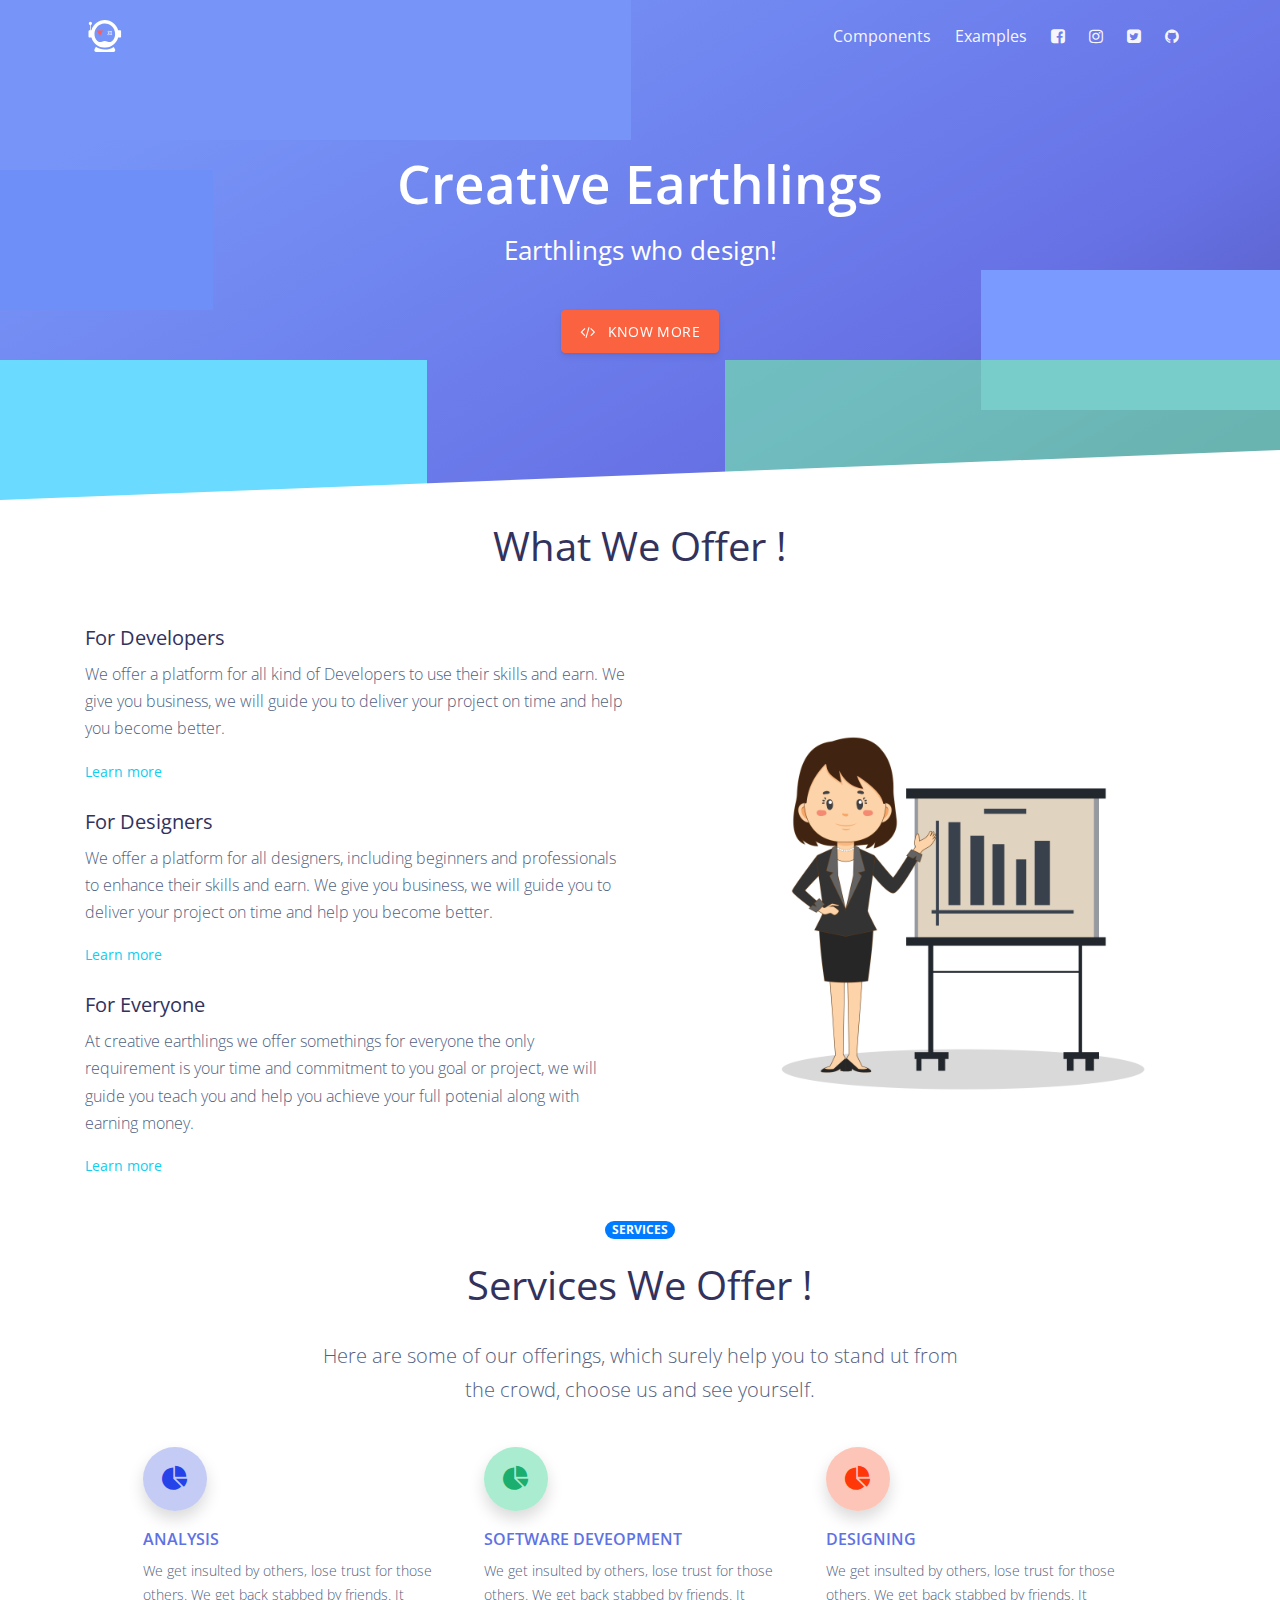
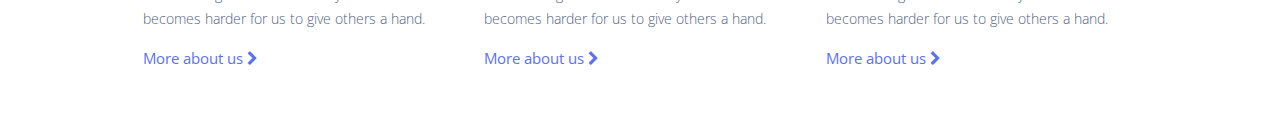
<file: index.html>
<!DOCTYPE html>
<html lang="en">
<head>
    <meta charset="UTF-8">
    <meta name="viewport" content="width=device-width, initial-scale=1.0">
    <title>Creative earthlings</title>

    <!--     Fonts and icons     -->
    <link href="https://fonts.googleapis.com/css?family=Open+Sans:300,400,600,700" rel="stylesheet">
    <link rel="stylesheet" href="https://cdnjs.cloudflare.com/ajax/libs/font-awesome/4.7.0/css/font-awesome.min.css">
    <!--bootstrap CDN -->
    <link rel="stylesheet" href="https://maxcdn.bootstrapcdn.com/bootstrap/4.5.2/css/bootstrap.min.css">
    <!-- main css files --> 
    <link rel="stylesheet" href="./assets/css/main.css"> <!--page css --> 
    <link rel="stylesheet" href="./assets/css/style.css"> <!--components-->
    

</head>
<body>
    <!--navbar start -->
    <nav class="navbar navbar-expand-lg navbar-transparent navbar-light">
        <div class="container">
            <a class="navbar-brand mr-lg-5" href="./index.html">
            <img src="./assets/img/CE-Logo-light.svg">
            </a>
            <button class="navbar-toggler" type="button" data-toggle="collapse" data-target="#navbar_global" aria-controls="navbar_global" aria-expanded="false" aria-label="Toggle navigation">
            <span class="navbar-toggler-icon"></span>
            </button>
            <!--mobile menu logo and cross button-->
            <div class="navbar-collapse collapse" id="navbar_global">
                <div class="navbar-collapse-header">
                    <div class="row">
                        <div class="col-6 collapse-brand">
                            <a href="index.html">
                            <img src="./assets/img/CE-Logo.svg">
                            </a>
                        </div>
                        <div class="col-6 collapse-close">
                            <button type="button" class="navbar-toggler" data-toggle="collapse" data-target="#navbar_global" aria-controls="navbar_global" aria-expanded="false" aria-label="Toggle navigation">
                            <span></span>
                            <span></span>
                            </button>
                        </div>
                    </div>
                </div>
                <!--navbar components -->
                <ul class="navbar-nav navbar-nav-hover align-items-lg-center ml-lg-auto">
                    <li class="nav-item dropdown">
                        <a href="/elements.html" class="nav-link" data-toggle="dropdown" href="#" role="button">
                        <i class="fa fa-th-list d-lg-none"></i>
                        <span class="nav-link-inner--text">Components</span>
                        </a>
                    </li>
                    <li class="nav-item dropdown">
                        <a href="#" class="nav-link" data-toggle="dropdown" href="#" role="button">
                        <i class="fa fa-list d-lg-none"></i>
                        <span class="nav-link-inner--text">Examples</span>
                        </a>
                        <div class="dropdown-menu">
                            <a href="#" class="dropdown-item">About Us</a>
                            <a href="#" class="dropdown-item">Services</a>
                            <a href="#" class="dropdown-item">Contact</a>
                        </div>
                    </li>
                    <li class="nav-item">
                        <a class="nav-link nav-link-icon" href="#" target="_blank" data-toggle="tooltip" title="Like us on Facebook">
                        <i class="fa fa-facebook-square"></i>
                        <span class="nav-link-inner--text d-lg-none">Facebook</span>
                        </a>
                    </li>
                    <li class="nav-item">
                        <a class="nav-link nav-link-icon" href="#" target="_blank" data-toggle="tooltip" title="Follow us on Instagram">
                        <i class="fa fa-instagram"></i>
                        <span class="nav-link-inner--text d-lg-none">Instagram</span>
                        </a>
                    </li>
                    <li class="nav-item">
                        <a class="nav-link nav-link-icon" href="#" target="_blank" data-toggle="tooltip" title="Follow us on Twitter">
                        <i class="fa fa-twitter-square"></i>
                        <span class="nav-link-inner--text d-lg-none">Twitter</span>
                        </a>
                    </li>
                    <li class="nav-item">
                        <a class="nav-link nav-link-icon" href="#" target="_blank" data-toggle="tooltip" title="Star us on Github">
                        <i class="fa fa-github"></i>
                        <span class="nav-link-inner--text d-lg-none">Github</span>
                        </a>
                    </li>
                </ul>
            </div>
        </div>
    </nav>
    <!-- End Navbar -->
    <div class="landing-page">
        <div class="section-shaped">
            <div class="shape shape-rectangle shape-color">
                <span class="span-150"></span>
                <span class="span-50"></span>
                <span class="span-50"></span>
                <span class="span-75"></span>
                <span class="span-100"></span>
                <span class="span-75"></span>
                <span class="span-50"></span>
                <span class="span-100"></span>
                <span class="span-50"></span>
                <span class="span-100"></span>
            </div>
            <div class="page-header">
                <div class="container d-flex align-items-center">
                    <div class="col">
                        <div class="row align-items-center justify-content-center">
                            <div class="col-lg-6 text-center">
                                <h1 class="text-white display-1">Creative Earthlings</h1>
                                <h2 class="display-4 font-weight-normal text-white">Earthlings who design!</h2>
                                <div class="btn-wrapper mt-4">
                                    <a href="#" class="btn btn-warning btn-icon mt-3">
                                    <span class="btn-inner--icon pr-2"><i class="fa fa-code"></i></span>
                                    <span class="btn-inner--text">Know More</span>
                                    </a>
                                </div>
                            </div>
                        </div>
                    </div>
                </div>
            </div>
            <div class="separator separator-bottom separator-skew zindex-100">
                <svg x="0" y="0" viewBox="0 0 2560 100" preserveAspectRatio="none" version="1.1" xmlns="http://www.w3.org/2000/svg">
                    <polygon class="fill-white" points="2560 0 2560 100 0 100"></polygon>
                </svg>
            </div>
        </div>
    </div>
    <!--section what we offer -->
    <div class="section what-offer mt-3">
        <div class="container">
            <div class="row justify-content-center">
                <div class="col-lg-5 text-center">
                    <h1>What We Offer !</h1>
                </div>
            </div>
            <div class="row align-items-center pt-3">
                <div class="col-lg-6 col-md-6">
                    <div class="description">
                        <h5>For Developers</h5>
                        <p>We offer a platform for all kind of Developers to use their skills and earn. We give you business, we will guide you to deliver your project on time and help you become better.</p>
                        <a href="#" class="text-info">Learn more</a>
                    </div>
                    <div class="description pt-4">
                        <h5>For Designers</h5>
                        <p>We offer a platform for all designers, including beginners and professionals to enhance their skills and earn. We give you business, we will guide you to deliver your project on time and help you become better.</p>
                        <a href="#" class="text-info">Learn more</a>
                    </div>
                    <div class="description pt-4">
                        <h5>For Everyone</h5>
                        <p>At creative earthlings we offer somethings for everyone the only requirement is your time and commitment to you goal or project, we will guide you teach you and help you achieve your full potenial along with earning money.</p>
                        <a href="#" class="text-info">Learn more</a>
                    </div>

                </div>
                <div class="small-hide col-lg-6 col-md-6 justify-content-center items-center">
                    <img class="offer-img" src="assets/img/stock/offer.png">
                </div>
            </div>
        </div>
    </div>

    <!-- section technologies -->
    <div class="section section-technologies mt-3 mb-5">
        <div class="container">
            <div class="row">
                <div class="col-lg-8 col-md-8 mx-auto text-center">
                    <span class="badge badge-primary badge-pill mb-3">SERVICES</span>
                    <h1 class="">Services We Offer !</h1>
                    <p class="lead">Here are some of our offerings, which surely help you to stand ut from the crowd, choose us and see yourself.</p>
                </div>
            </div>
            <div class="row pt-4">
                <div class="col-md-4 col-6">
                  <div class="info">
                    <div class="icon icon-lg icon-shape icon-shape-primary shadow rounded-circle">
                      <i class="fa fa-pie-chart"></i>
                    </div>
                    <h6 class="title text-uppercase text-primary pt-3">Analysis</h6>
                    <p class="description opacity-8">We get insulted by others, lose trust for those others. We get back stabbed by friends. It becomes harder for us to give others a hand.</p>
                    <a href="#" class="text-primary">More about us
                      <i class="fa fa-chevron-right text-primary"></i>
                    </a>
                  </div>
                </div>
                <div class="col-md-4 col-6">
                  <div class="info">
                    <div class="icon icon-lg icon-shape icon-shape-success shadow rounded-circle">
                      <i class="fa fa-pie-chart"></i>
                    </div>
                    <h6 class="title text-uppercase text-primary pt-3">Software Deveopment</h6>
                    <p class="description opacity-8">We get insulted by others, lose trust for those others. We get back stabbed by friends. It becomes harder for us to give others a hand.</p>
                    <a href="#" class="text-primary">More about us
                      <i class="fa fa-chevron-right text-primary"></i>
                    </a>
                  </div>
                </div>
                <div class="col-md-4 col-6">
                  <div class="info">
                    <div class="icon icon-lg icon-shape icon-shape-warning shadow rounded-circle">
                      <i class="fa fa-pie-chart"></i>
                    </div>
                    <h6 class="title text-uppercase text-primary pt-3">Designing</h6>
                    <p class="description opacity-8">We get insulted by others, lose trust for those others. We get back stabbed by friends. It becomes harder for us to give others a hand.</p>
                    <a href="#" class="text-primary">More about us
                      <i class="fa fa-chevron-right text-primary"></i>
                    </a>
                  </div>
                </div>
            </div>
        </div>
    </div>

    
    

    <!-- JS here -->
	
    <!-- jQuery library -->
    <script src="https://ajax.googleapis.com/ajax/libs/jquery/3.5.1/jquery.min.js"></script>

    <!-- Popper JS -->
    <script src="https://cdnjs.cloudflare.com/ajax/libs/popper.js/1.16.0/umd/popper.min.js"></script>

    <!-- Latest compiled JavaScript -->
    <script src="https://maxcdn.bootstrapcdn.com/bootstrap/4.5.2/js/bootstrap.min.js"></script>
    
    <!-- main Jquery -->	
    <script src="./assets/js/main.js"></script>
</body>
</html>
</file>
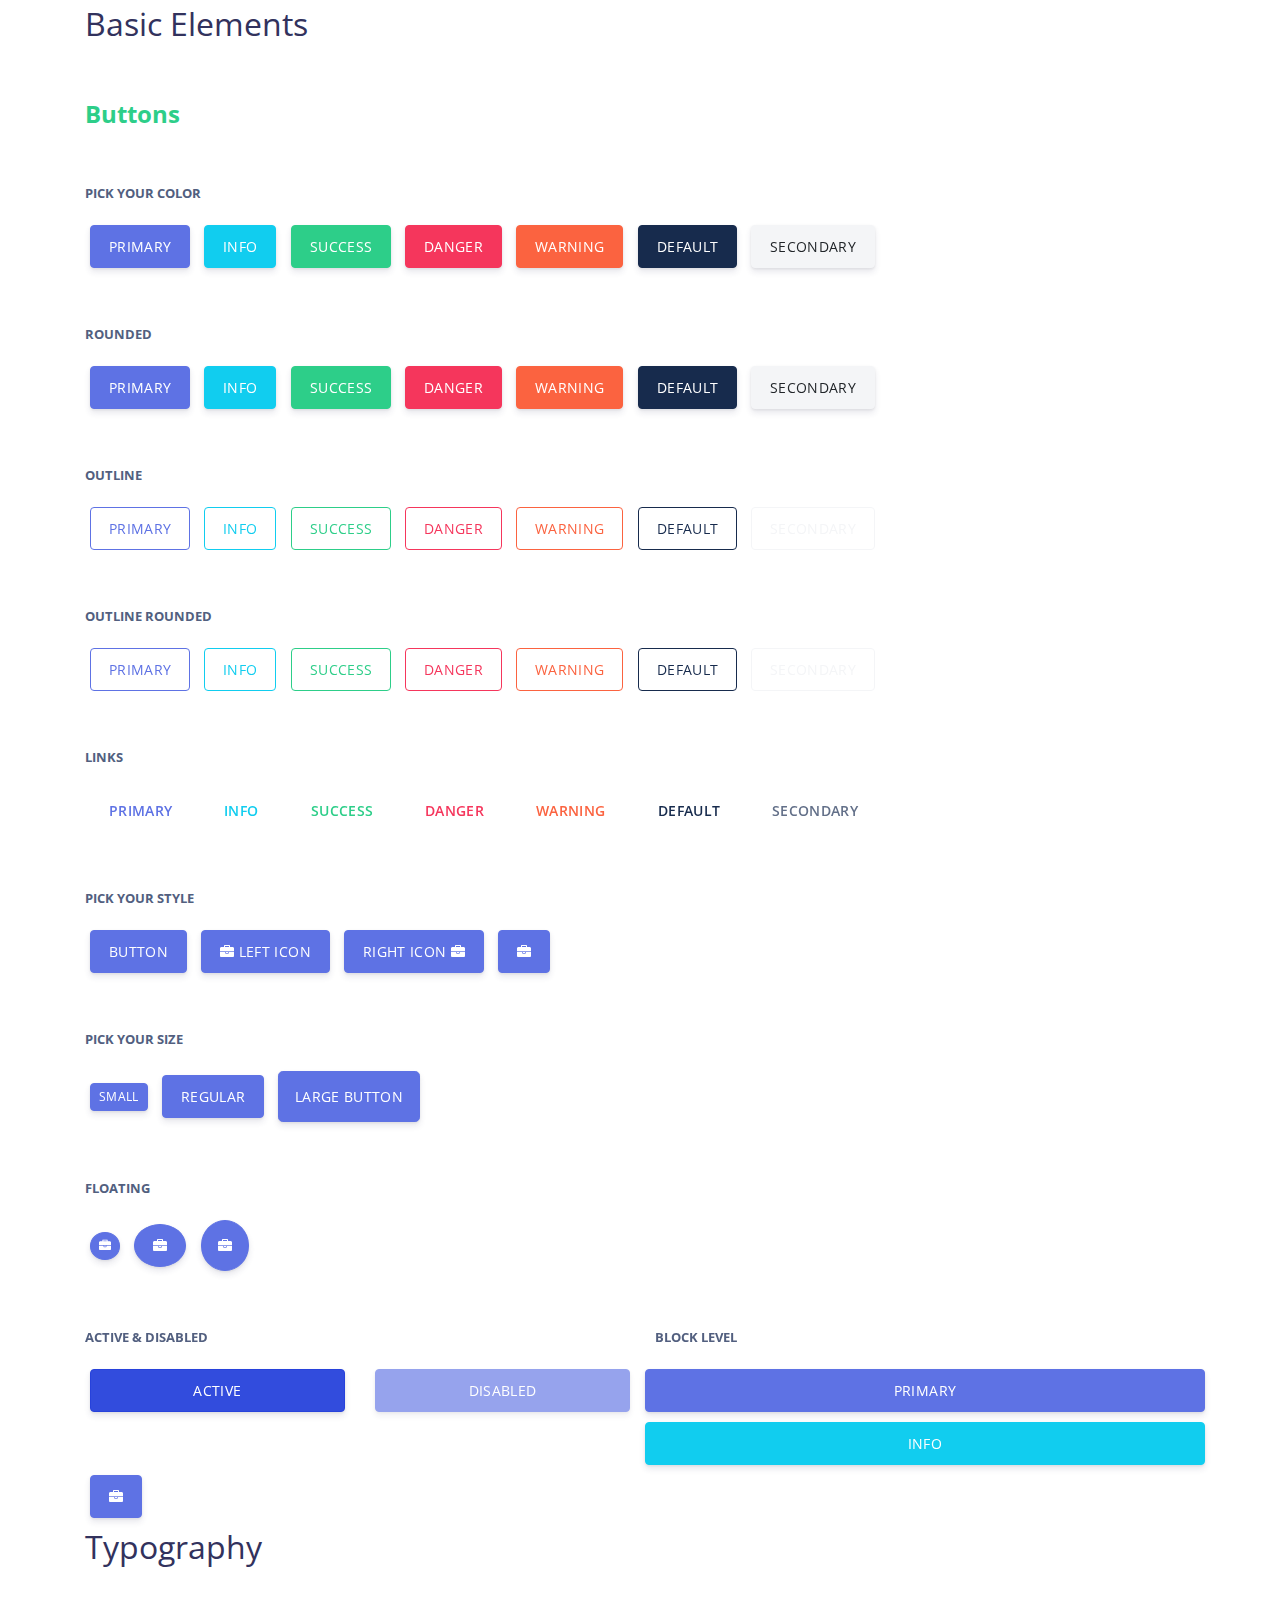
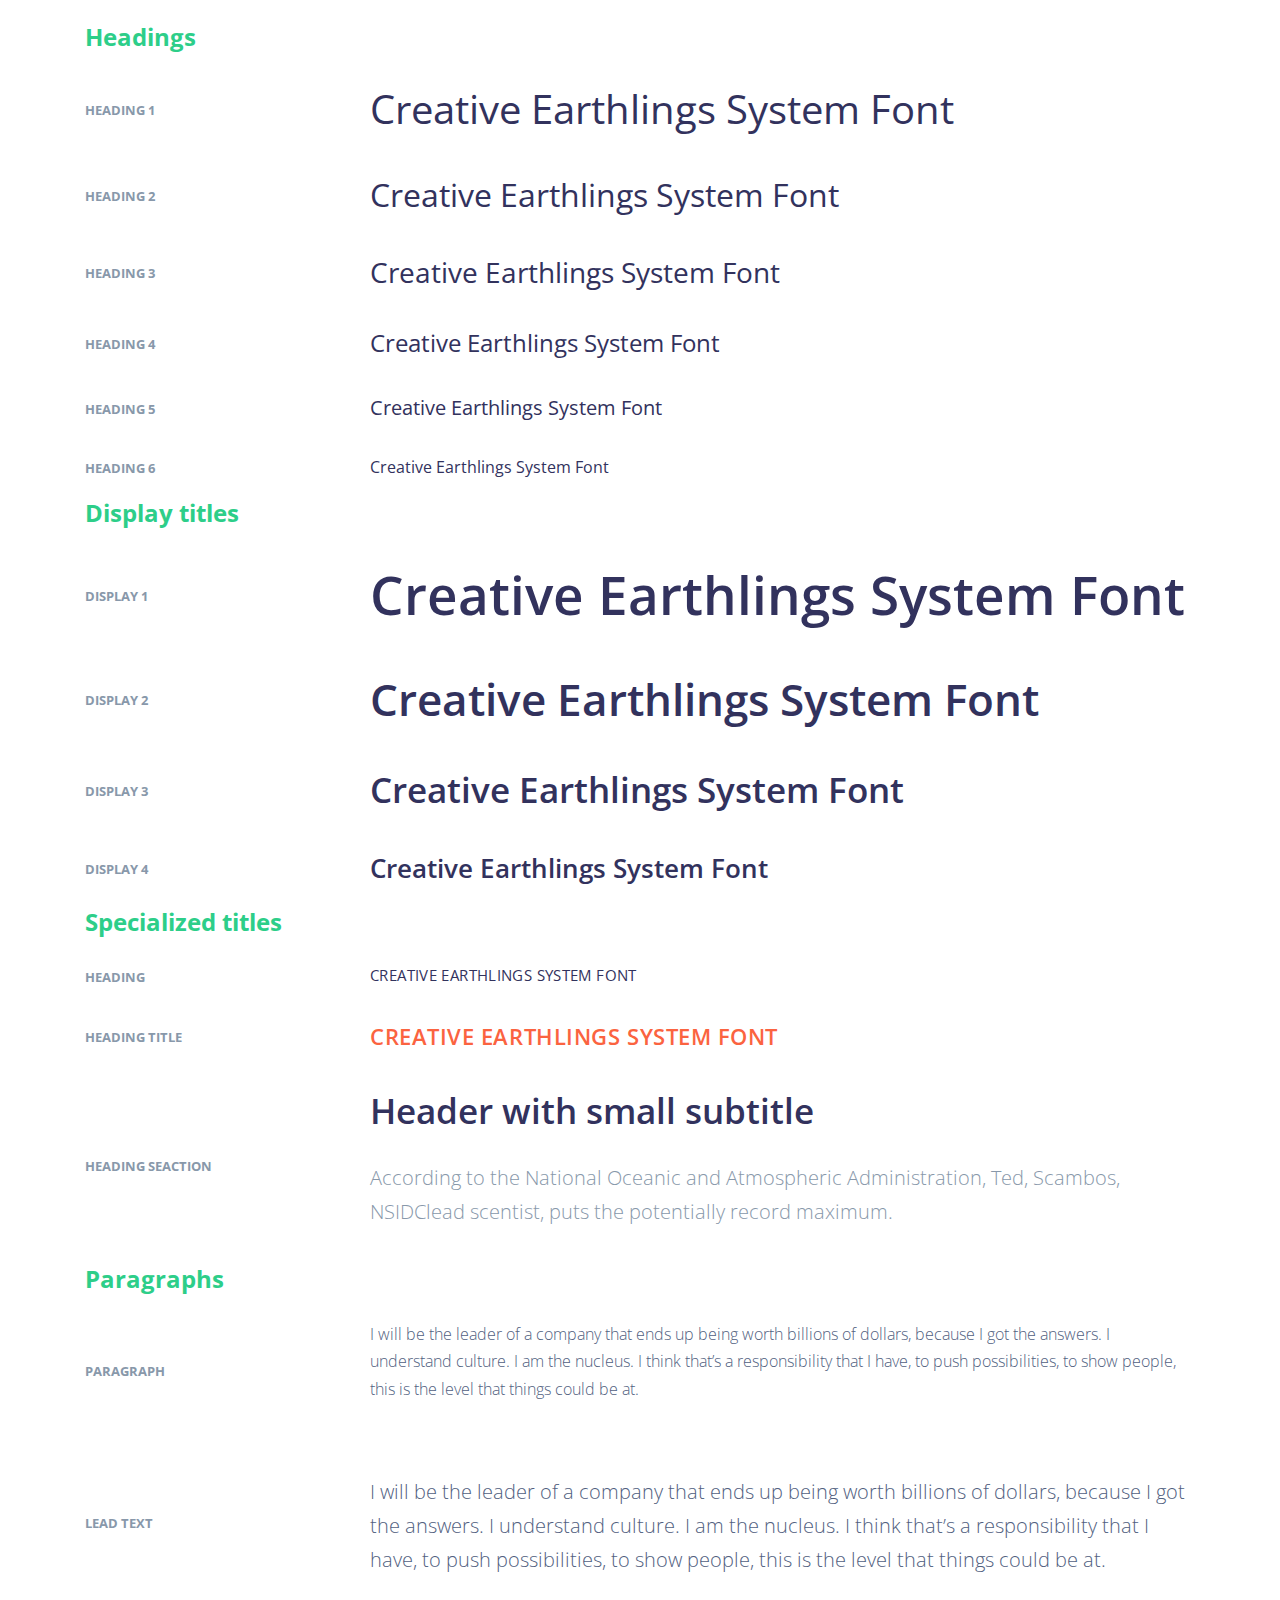
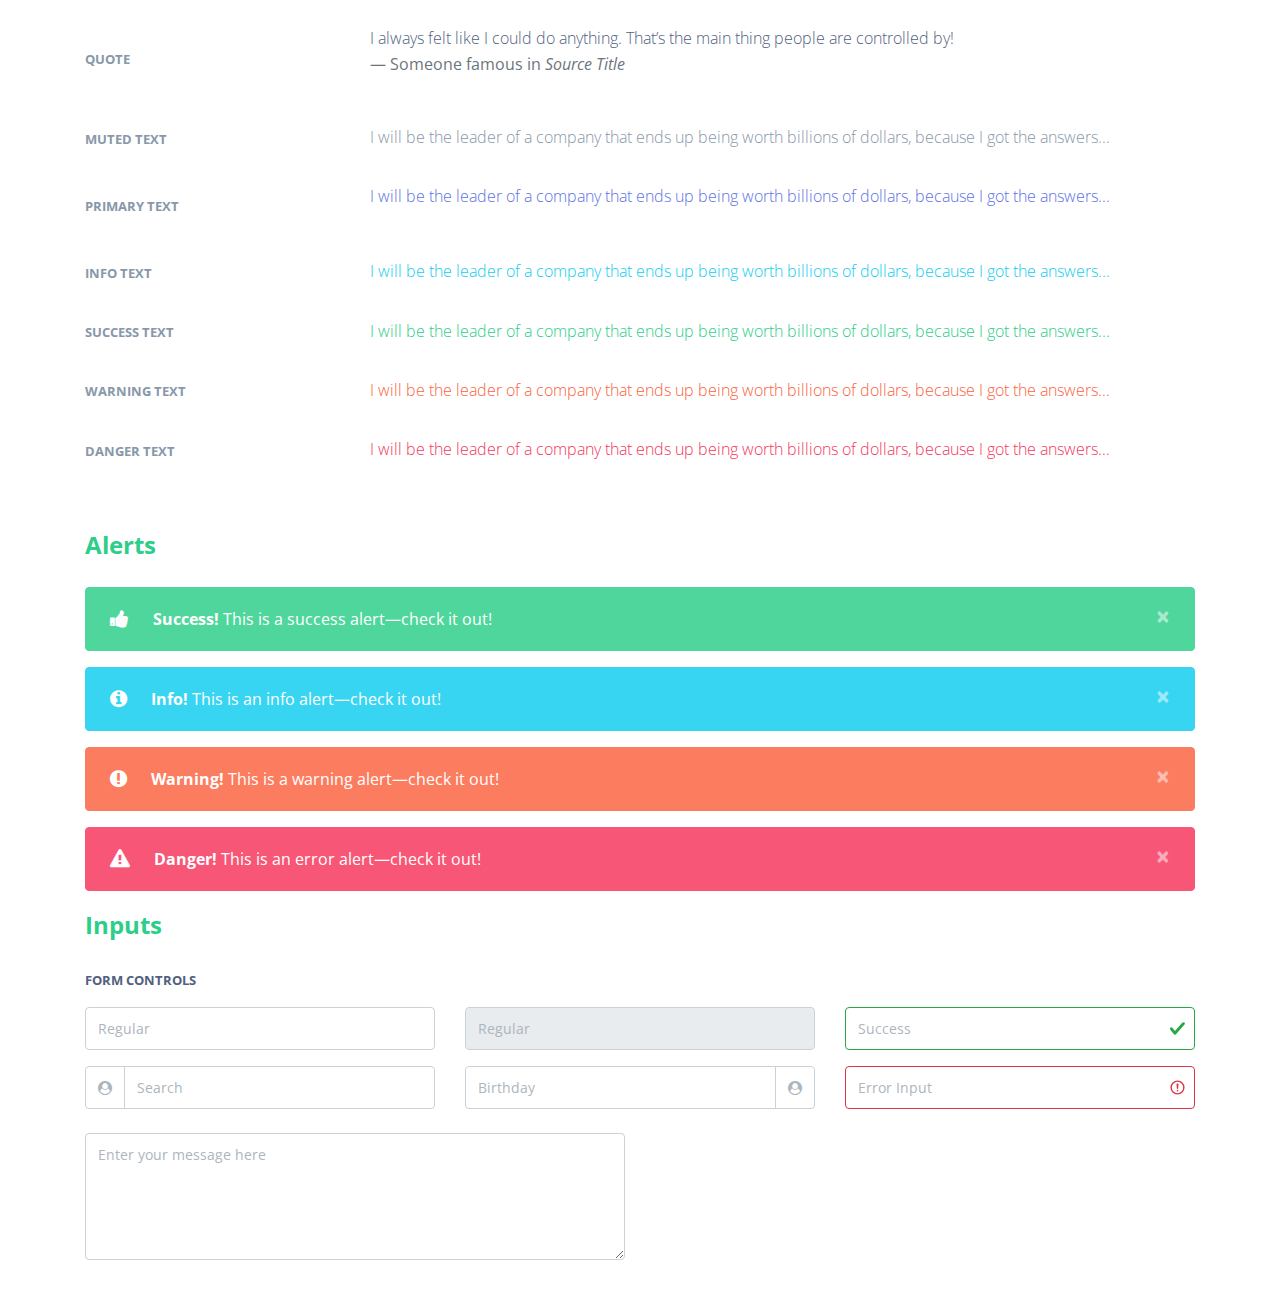
<file: elements.html>
<!DOCTYPE html>
<html lang="en">
<head>
    <meta charset="UTF-8">
    <meta name="viewport" content="width=device-width, initial-scale=1.0">
    <title>Elements</title>
    <!--     Fonts and icons     -->
    <link href="https://fonts.googleapis.com/css?family=Open+Sans:300,400,600,700" rel="stylesheet">
    <link rel="stylesheet" href="https://cdnjs.cloudflare.com/ajax/libs/font-awesome/4.7.0/css/font-awesome.min.css">
    <!--bootstrap CDN -->
    <link rel="stylesheet" href="https://maxcdn.bootstrapcdn.com/bootstrap/4.5.2/css/bootstrap.min.css">
    <!-- main css files -->  
    <link rel="stylesheet" href="./assets/css/style.css"> <!--components-->
    

</head>
<body class="elements">

    <div class="section section-components">
        <div class="container">
            <div class="row justify-content-center">
                <div class="col-lg-12">
                    <!-- Basic elements -->
                    <h2 class="mb-5">
                    <span>Basic Elements</span>
                    </h2>
                    <!-- Buttons -->
                    <h3 class="h4 text-success font-weight-bold mb-4">Buttons</h3>
                    <!-- Button colors -->
                    <div class="mb-3 mt-5">
                    <small class="text-uppercase font-weight-bold">Pick your color</small>
                    </div>
                    <button type="button" class="btn btn-primary">Primary</button>
                    <button type="button" class="btn btn-info">Info</button>
                    <button type="button" class="btn btn-success">Success</button>
                    <button type="button" class="btn btn-danger">Danger</button>
                    <button type="button" class="btn btn-warning">Warning</button>
                    <button type="button" class="btn btn-default">Default</button>
                    <button type="button" class="btn btn-secondary">Secondary</button>
                    <div class="mb-3 mt-5">
                    <small class="text-uppercase font-weight-bold">Rounded</small>
                    </div>
                    <button type="button" class="btn btn-primary btn-round">Primary</button>
                    <button type="button" class="btn btn-info btn-round">Info</button>
                    <button type="button" class="btn btn-success btn-round">Success</button>
                    <button type="button" class="btn btn-danger btn-round">Danger</button>
                    <button type="button" class="btn btn-warning btn-round">Warning</button>
                    <button type="button" class="btn btn-default btn-round">Default</button>
                    <button type="button" class="btn btn-secondary btn-round">Secondary</button>
                    <div class="mb-3 mt-5">
                    <small class="text-uppercase font-weight-bold">Outline</small>
                    </div>
                    <button type="button" class="btn btn-outline-primary">Primary</button>
                    <button type="button" class="btn btn-outline-info">Info</button>
                    <button type="button" class="btn btn-outline-success">Success</button>
                    <button type="button" class="btn btn-outline-danger">Danger</button>
                    <button type="button" class="btn btn-outline-warning">Warning</button>
                    <button type="button" class="btn btn-outline-default">Default</button>
                    <button type="button" class="btn btn-outline-secondary">Secondary</button>
                    <div class="mb-3 mt-5">
                    <small class="text-uppercase font-weight-bold">Outline Rounded</small>
                    </div>
                    <button type="button" class="btn btn-outline-primary btn-round">Primary</button>
                    <button type="button" class="btn btn-outline-info btn-round">Info</button>
                    <button type="button" class="btn btn-outline-success btn-round">Success</button>
                    <button type="button" class="btn btn-outline-danger btn-round">Danger</button>
                    <button type="button" class="btn btn-outline-warning btn-round">Warning</button>
                    <button type="button" class="btn btn-outline-default btn-round">Default</button>
                    <button type="button" class="btn btn-outline-secondary btn-round">Secondary</button>
                    <!-- Button links -->
                    <div class="mb-3 mt-5">
                    <small class="text-uppercase font-weight-bold">Links</small>
                    </div>
                    <button type="button" class="btn btn-link text-primary">Primary</button>
                    <button type="button" class="btn btn-link text-info">Info</button>
                    <button type="button" class="btn btn-link text-success">Success</button>
                    <button type="button" class="btn btn-link text-danger">Danger</button>
                    <button type="button" class="btn btn-link text-warning">Warning</button>
                    <button type="button" class="btn btn-link text-default">Default</button>
                    <button type="button" class="btn btn-link text-secondary">Secondary</button>
                    <!-- Button styles -->
                    <div>
                    <div class="mb-3 mt-5">
                        <small class="text-uppercase font-weight-bold">Pick your style</small>
                    </div>
                    <button class="btn btn-primary" type="button">Button</button>
                    <button class="btn btn-icon btn-3 btn-primary" type="button">
                        <span class="btn-inner--icon"><i class="fa fa-briefcase"></i></span>
                        <span class="btn-inner--text">Left icon</span>
                    </button>
                    <button class="btn btn-icon btn-3 btn-primary" type="button">
                        <span class="btn-inner--text">Right icon</span>
                        <span class="btn-inner--icon"><i class="fa fa-briefcase"></i></span>
                    </button>
                    <button class="btn btn-icon btn-primary" type="button">
                        <span class="btn-inner--icon"><i class="fa fa-briefcase"></i></span>
                    </button>
                    <!-- Button sizes -->
                    <div class="mb-3 mt-5">
                        <small class="text-uppercase font-weight-bold">Pick your size</small>
                    </div>
                    <button class="btn btn-sm btn-primary" type="button">Small</button>
                    <button class="btn btn-1 btn-primary" type="button">Regular</button>
                    <button class="btn btn-lg btn-primary" type="button">Large Button</button>
                    <div class="mb-3 mt-5">
                        <small class="text-uppercase font-weight-bold">Floating</small>
                    </div>
                    <button class="btn btn-sm btn-primary btn-icon-only rounded-circle" type="button">
                        <span class="btn-inner--icon"><i class="fa fa-briefcase"></i></span>
                    </button>
                    <button class="btn btn-primary btn-icon-only rounded-circle" type="button">
                        <span class="btn-inner--icon"><i class="fa fa-briefcase"></i></span>
                    </button>
                    <button class="btn btn-lg btn-primary btn-icon-only rounded-circle" type="button">
                        <span class="btn-inner--icon"><i class="fa fa-briefcase"></i></span>
                    </button>
                    </div>
                    <div class="row">
                    <div class="col-md-6">
                        <div class="mb-3 mt-5">
                        <small class="text-uppercase font-weight-bold">Active & Disabled</small>
                        </div>
                        <div class="row">
                        <div class="col-md-6">
                            <button class="btn btn-primary btn-block active" type="button">Active</button>
                        </div>
                        <div class="col-md-6">
                            <button class="btn btn-primary btn-block disabled" type="button">Disabled</button>
                        </div>
                        </div>
                    </div>
                    <div class="col-md-6">
                        <div class="mb-3 mt-5">
                        <small class="text-uppercase font-weight-bold">Block Level</small>
                        </div>
                        <div class="row">
                        <button class="btn btn-primary btn-block" type="button">Primary</button>
                        <button class="btn btn-info btn-block" type="button">Info</button>
                        </div>
                    </div>
                    </div>
                    <!-- Back to top button -->
                    <button class="btn btn-primary btn-icon-only back-to-top" type="button" name="button">
                    <i class="fa fa-briefcase"></i>
                    </button>
                </div>
            </div>
        </div>
    </div>
    <!--end buttons -->
    <!-- start typography -->
    <!-- Typography -->
    <div class="section section-typography">
        <div class="container">
            <h2 class="mt-lg mb-5">
                <span>Typography</span>
            </h2>
            <h3 class="h4 text-success font-weight-bold">Headings</h3>

            <div class="row py-3 align-items-center">
                <div class="col-sm-3">
                    <small class="text-uppercase text-muted font-weight-bold">Heading 1</small>
                </div>
                <div class="col-sm-9">
                    <h1 class="mb-0">Creative Earthlings System Font</h1>
                </div>
            </div>
            <div class="row py-3 align-items-center">
                <div class="col-sm-3">
                    <small class="text-uppercase text-muted font-weight-bold">Heading 2</small>
                </div>
                <div class="col-sm-9">
                    <h2 class="mb-0">Creative Earthlings System Font</h2>
                </div>
            </div>
            <div class="row py-3 align-items-center">
                <div class="col-sm-3">
                    <small class="text-uppercase text-muted font-weight-bold">Heading 3</small>
                </div>
                <div class="col-sm-9">
                    <h3 class="mb-0">Creative Earthlings System Font</h3>
                </div>
            </div>
            <div class="row py-3 align-items-center">
                <div class="col-sm-3">
                    <small class="text-uppercase text-muted font-weight-bold">Heading 4</small>
                </div>
                <div class="col-sm-9">
                    <h4 class="mb-0">Creative Earthlings System Font</h4>
                </div>
            </div>
            <div class="row py-3 align-items-center">
                <div class="col-sm-3">
                    <small class="text-uppercase text-muted font-weight-bold">Heading 5</small>
                </div>
                <div class="col-sm-9">
                    <h5 class="mb-0">Creative Earthlings System Font</h5>
                </div>
            </div>
            <div class="row py-3 align-items-center">
                <div class="col-sm-3">
                    <small class="text-uppercase text-muted font-weight-bold">Heading 6</small>
                </div>
                <div class="col-sm-9">
                    <h6 class="mb-0">Creative Earthlings System Font</h6>
                </div>
            </div>
            
            <!-- Display titles -->
            <h3 class="h4 text-success font-weight-bold mt-md">Display titles</h3>
            <div class="row py-3 align-items-center">
            <div class="col-sm-3">
                <small class="text-uppercase text-muted font-weight-bold">Display 1</small>
            </div>
            <div class="col-sm-9">
                <h1 class="display-1 mb-0">Creative Earthlings System Font</h1>
            </div>
            </div>
            <div class="row py-3 align-items-center">
            <div class="col-sm-3">
                <small class="text-uppercase text-muted font-weight-bold">Display 2</small>
            </div>
            <div class="col-sm-9">
                <h2 class="display-2 mb-0">Creative Earthlings System Font</h2>
            </div>
            </div>
            <div class="row py-3 align-items-center">
            <div class="col-sm-3">
                <small class="text-uppercase text-muted font-weight-bold">Display 3</small>
            </div>
            <div class="col-sm-9">
                <h3 class="display-3 mb-0">Creative Earthlings System Font</h3>
            </div>
            </div>
            <div class="row py-3 align-items-center">
            <div class="col-sm-3">
                <small class="text-uppercase text-muted font-weight-bold">Display 4</small>
            </div>
            <div class="col-sm-9">
                <h4 class="display-4 mb-0">Creative Earthlings System Font</h4>
            </div>
            </div>
            <!-- Specialized titles -->
            <h3 class="h4 text-success font-weight-bold mt-md">Specialized titles</h3>
            <div class="row py-3 align-items-center">
            <div class="col-sm-3">
                <small class="text-uppercase text-muted font-weight-bold">Heading</small>
            </div>
            <div class="col-sm-9">
                <h3 class="heading mb-0">Creative Earthlings System Font</h3>
            </div>
            </div>
            <div class="row py-3 align-items-center">
            <div class="col-sm-3">
                <small class="text-uppercase text-muted font-weight-bold">Heading title</small>
            </div>
            <div class="col-sm-9">
                <h3 class="heading-title text-warning mb-0">Creative Earthlings System Font</h3>
            </div>
            </div>
            <div class="row py-3 align-items-center">
            <div class="col-sm-3">
                <small class="text-uppercase text-muted font-weight-bold">Heading seaction</small>
            </div>
            <div class="col-sm-9">
                <div>
                <h2 class="display-3">Header with small subtitle </h2>
                <p class="lead text-muted">According to the National Oceanic and Atmospheric Administration, Ted, Scambos, NSIDClead scentist, puts the potentially record maximum.</p>
                </div>
            </div>
            </div>
            <!-- Paragraphs -->
            <h3 class="h4 text-success font-weight-bold mt-md">Paragraphs</h3>
            <div class="row py-3 align-items-center">
            <div class="col-sm-3">
                <small class="text-uppercase text-muted font-weight-bold">Paragraph</small>
            </div>
            <div class="col-sm-9">
                <p>I will be the leader of a company that ends up being worth billions of dollars, because I got the answers. I understand culture. I am the nucleus. I think that’s a responsibility that I have, to push possibilities, to show people, this is the level that things could be at.</p>
            </div>
            </div>
            <div class="row py-3 align-items-center">
            <div class="col-sm-3">
                <small class="text-uppercase text-muted font-weight-bold">Lead text</small>
            </div>
            <div class="col-sm-9">
                <p class="lead">I will be the leader of a company that ends up being worth billions of dollars, because I got the answers. I understand culture. I am the nucleus. I think that’s a responsibility that I have, to push possibilities, to show people, this is the level that things could be at.</p>
            </div>
            </div>
            <div class="row py-3 align-items-center">
            <div class="col-sm-3">
                <small class="text-uppercase text-muted font-weight-bold">Quote</small>
            </div>
            <div class="col-sm-9">
                <blockquote class="blockquote">
                <p class="mb-0">I always felt like I could do anything. That’s the main thing people are controlled by!</p>
                <footer class="blockquote-footer">Someone famous in
                    <cite title="Source Title">Source Title</cite>
                </footer>
                </blockquote>
            </div>
            </div>
            <div class="row py-3 align-items-center">
            <div class="col-sm-3">
                <small class="text-uppercase text-muted font-weight-bold">Muted text</small>
            </div>
            <div class="col-sm-9">
                <p class="text-muted mb-0">I will be the leader of a company that ends up being worth billions of dollars, because I got the answers...</p>
            </div>
            </div>
            <div class="row py-3 align-items-center">
            <div class="col-sm-3">
                <small class="text-uppercase text-muted font-weight-bold">Primary text</small>
            </div>
            <div class="col-sm-9">
                <p class="text-primary">I will be the leader of a company that ends up being worth billions of dollars, because I got the answers...</p>
            </div>
            </div>
            <div class="row py-3 align-items-center">
            <div class="col-sm-3">
                <small class="text-uppercase text-muted font-weight-bold">Info text</small>
            </div>
            <div class="col-sm-9">
                <p class="text-info mb-0">I will be the leader of a company that ends up being worth billions of dollars, because I got the answers...</p>
            </div>
            </div>
            <div class="row py-3 align-items-center">
            <div class="col-sm-3">
                <small class="text-uppercase text-muted font-weight-bold">Success text</small>
            </div>
            <div class="col-sm-9">
                <p class="text-success mb-0">I will be the leader of a company that ends up being worth billions of dollars, because I got the answers...</p>
            </div>
            </div>
            <div class="row py-3 align-items-center">
            <div class="col-sm-3">
                <small class="text-uppercase text-muted font-weight-bold">Warning text</small>
            </div>
            <div class="col-sm-9">
                <p class="text-warning mb-0">I will be the leader of a company that ends up being worth billions of dollars, because I got the answers...</p>
            </div>
            </div>
            <div class="row py-3 align-items-center">
            <div class="col-sm-3">
                <small class="text-uppercase text-muted font-weight-bold">Danger text</small>
            </div>
            <div class="col-sm-9">
                <p class="text-danger mb-0">I will be the leader of a company that ends up being worth billions of dollars, because I got the answers...</p>
            </div>
        </div>
    </div>
    
    <!--end typography-->
    <!-- alerts start -->
    <div class="container">
        <h3 class="h4 text-success font-weight-bold mb-4 mt-5">Alerts</h3>
    <div class="alert alert-success alert-dismissible fade show" role="alert">
      <span class="alert-inner--icon"><i class="fa fa-thumbs-up" aria-hidden="true"></i></span>
      <span class="alert-inner--text"><strong>Success!</strong> This is a success alert—check it out!</span>
      <button type="button" class="close" data-dismiss="alert" aria-label="Close">
        <span aria-hidden="true">&times;</span>
      </button>
    </div>
    <div class="alert alert-info alert-dismissible fade show" role="alert">
      <span class="alert-inner--icon"><i class="fa fa-info-circle" aria-hidden="true"></i></span>
      <span class="alert-inner--text"><strong>Info!</strong> This is an info alert—check it out!</span>
      <button type="button" class="close" data-dismiss="alert" aria-label="Close">
        <span aria-hidden="true">&times;</span>
      </button>
    </div>
    <div class="alert alert-warning alert-dismissible fade show" role="alert">
      <span class="alert-inner--icon"><i class="fa fa-exclamation-circle" aria-hidden="true"></i></span>
      <span class="alert-inner--text"><strong>Warning!</strong> This is a warning alert—check it out!</span>
      <button type="button" class="close" data-dismiss="alert" aria-label="Close">
        <span aria-hidden="true">&times;</span>
      </button>
    </div>
    <div class="alert alert-danger alert-dismissible fade show" role="alert">
      <span class="alert-inner--icon"><i class="fa fa-exclamation-triangle" aria-hidden="true"></i></span>
      <span class="alert-inner--text"><strong>Danger!</strong> This is an error alert—check it out!</span>
      <button type="button" class="close" data-dismiss="alert" aria-label="Close">
        <span aria-hidden="true">&times;</span>
      </button>
    </div>
    </div>
    <!--end alerts-->
    <!--start inputs-->
    <div class="section pb-0 section-components">
        <div class="container mb-5">
          <!-- Inputs -->
          <h3 class="h4 text-success font-weight-bold mb-4">Inputs</h3>
          <div class="mb-3">
            <small class="text-uppercase font-weight-bold">Form controls</small>
          </div>
          <div class="row">
            <div class="col-lg-4 col-sm-6">
              <div class="form-group">
                <input type="text" placeholder="Regular" class="form-control" />
              </div>
              <div class="form-group">
                <div class="input-group mb-4">
                  <div class="input-group-prepend">
                    <span class="input-group-text"><i class="fa fa-user-circle" aria-hidden="true"></i></span>
                  </div>
                  <input class="form-control" placeholder="Search" type="text">
                </div>
              </div>
            </div>
            <div class="col-lg-4 col-sm-6">
              <div class="form-group">
                <input type="text" placeholder="Regular" class="form-control" disabled />
              </div>
              <div class="form-group">
                <div class="input-group mb-4">
                  <input class="form-control" placeholder="Birthday" type="text">
                  <div class="input-group-append">
                    <span class="input-group-text"><i class="fa fa-user-circle" aria-hidden="true"></i></span>
                  </div>
                </div>
              </div>
            </div>
            <div class="col-lg-4 col-sm-6">
              <div class="form-group has-success">
                <input type="text" placeholder="Success" class="form-control is-valid" />
              </div>
              <div class="form-group has-danger">
                <input type="email" placeholder="Error Input" class="form-control is-invalid" />
              </div>
            </div>
            <div class="col-lg-6 col-sm-6">
                <textarea class="form-control" placeholder="Enter your message here" rows="5"></textarea>
            </div>
          </div>
        </div>
      </div>
    <!--end inputs-->
    
    <!-- JS here -->
	
        <!-- jQuery library -->
        <script src="https://ajax.googleapis.com/ajax/libs/jquery/3.5.1/jquery.min.js"></script>

        <!-- Popper JS -->
        <script src="https://cdnjs.cloudflare.com/ajax/libs/popper.js/1.16.0/umd/popper.min.js"></script>

        <!-- Latest compiled JavaScript -->
        <script src="https://maxcdn.bootstrapcdn.com/bootstrap/4.5.2/js/bootstrap.min.js"></script>
        
        <!-- main Jquery -->	
        <script src="./assets/js/main.js"></script>
</body>
</html>
</file>
<file: assets/css/main.css>
/* navabr */

.navbar-transparent {
  position: absolute;
  top: 0;
  width: 100%;
  z-index: 100;
  background-color: transparent !important;
  border: 0;
  box-shadow: none;
}

.navbar-transparent .navbar-brand {
  color: white;
}

.navbar-transparent .navbar-toggler {
  color: white;
}

.navbar-transparent .navbar-toggler-icon {
  background-image: url("data:image/svg+xml,%3csvg viewBox='0 0 30 30' xmlns='http://www.w3.org/2000/svg'%3e%3cpath stroke='rgba(255, 255, 255, 0.95)' stroke-width='2' stroke-linecap='round' stroke-miterlimit='10' d='M4 7h22M4 15h22M4 23h22'/%3e%3c/svg%3e");
}

@media (min-width: 768px) {
  .navbar-transparent .navbar-nav .nav-link {
    color: rgba(255, 255, 255, 0.95);
  }

  .navbar-transparent .navbar-nav .nav-link:hover,
  .navbar-transparent .navbar-nav .nav-link:focus {
    color: rgba(255, 255, 255, 0.65);
  }
}

.navbar .navbar-brand img{
  height: 40px;
  width: 40px;
}

/* navbar components css */

.dropdown-menu {
  position: absolute;
  top: 100%;
  left: 0;
  z-index: 1000;
  display: none;
  float: left;
  min-width: 10rem;
  padding: 0.5rem 0;
  margin: 0.125rem 0 0;
  font-size: 1rem;
  color: #525f7f;
  text-align: left;
  list-style: none;
  background-color: #fff;
  background-clip: padding-box;
  border: 0 solid rgba(0, 0, 0, 0.15);
  border-radius: 0.3rem;
  box-shadow: 0 50px 100px rgba(50, 50, 93, 0.1), 0 15px 35px rgba(50, 50, 93, 0.15), 0 5px 15px rgba(0, 0, 0, 0.1);

}

@media (min-width: 992px) {
  .navbar-nav .nav-item {
    margin-right: .5rem;
  }

  .navbar-nav .nav-link {
    padding-top: 1rem;
    padding-bottom: 1rem;
    border-radius: 0.25rem;
  }

  .navbar-nav .nav-link i {
    margin-right: .625rem;
  }

  .navbar-nav .nav-link-icon {
    padding-left: .5rem !important;
    padding-right: .5rem !important;
    font-size: 1rem;
    border-radius: 0.25rem;
  }

  .navbar-nav .nav-link-icon i {
    margin-right: 0;
  }

  .navbar-nav .dropdown-menu {
    opacity: 0;
    pointer-events: none;
    margin: 0;
  }

  .navbar-nav .dropdown-menu:before {
    background: #fff;
    box-shadow: none;
    content: '';
    display: block;
    height: 16px;
    width: 16px;
    left: 5px;
    position: absolute;
    bottom: 100%;
    transform: rotate(-45deg) translateY(1rem);
    z-index: -5;
    border-radius: 0.2rem;
  }

  .navbar-nav:not(.navbar-nav-hover) .dropdown-menu.show {
    opacity: 1;
    pointer-events: auto;
    animation: show-navbar-dropdown .25s ease forwards;
  }

  .navbar-nav:not(.navbar-nav-hover) .dropdown-menu.close {
    display: block;
    animation: hide-navbar-dropdown .15s ease backwards;
  }

  .navbar-nav.navbar-nav-hover .dropdown-menu {
    opacity: 0;
    display: block;
    pointer-events: none;
    transform: translate(0, 10px) perspective(200px) rotateX(-2deg);
    transition: visibility 0.25s, opacity 0.25s, transform 0.25s;
    animation: none;
  }

  .navbar-nav.navbar-nav-hover .nav-item.dropdown:hover>.dropdown-menu {
    display: block;
    opacity: 1;
    pointer-events: auto;
    visibility: visible;
    transform: translate(0, 0);
    animation: none;
  }
}

.navbar-nav .dropdown-menu .dropdown-item {
  padding-top: 15px;
  padding-bottom: 15px;
  font-size: 14px;
  font-weight: 600;
  color: rgba(12, 12, 12, 0.65);
}
.maybe{
  padding-top: 1300px;
  color: transparent;
  width: 100%;
}

/* navbar collapse */
.navbar-toggler {
  padding: 0.25rem 0.75rem;
  font-size: 1.25rem;
  line-height: 1;
  background-color: transparent;
  border: none;
  border-radius: 0.25rem;
}

.navbar-collapse-header {
  display: none;
}

@media (max-width: 991.98px) {
  .navbar-nav .nav-link {
    padding: .625rem 0;
    color: #172b4d !important;
  }

  .navbar-nav .dropdown-menu {
    box-shadow: none;
    min-width: auto;
  }

  .navbar-nav .dropdown-menu .media svg {
    width: 30px;
  }

  .navbar-collapse {
    width: calc(100% - 1.4rem);
    position: absolute;
    top: 0;
    left: 0;
    right: 0;
    z-index: 1050;
    margin: .7rem;
    overflow-y: auto;
    height: auto !important;
    opacity: 0;
  }

  .navbar-collapse .navbar-toggler {
    width: 20px;
    height: 20px;
    position: relative;
    cursor: pointer;
    display: inline-block;
    padding: 0;
  }

  .navbar-collapse .navbar-toggler span {
    display: block;
    position: absolute;
    width: 100%;
    height: 2px;
    border-radius: 2px;
    opacity: 1;
    background: #283448;
  }

  .navbar-collapse .navbar-toggler :nth-child(1) {
    transform: rotate(135deg);
  }

  .navbar-collapse .navbar-toggler :nth-child(2) {
    transform: rotate(-135deg);
  }

  .navbar-collapse .navbar-collapse-header {
    display: block;
    padding-bottom: 1rem;
    margin-bottom: 1rem;
    border-bottom: 1px solid rgba(0, 0, 0, 0.1);
  }

  .navbar-collapse .collapse-brand img {
    height: 36px;
  }

  .navbar-collapse .collapse-close {
    text-align: right;
  }

  .navbar-collapse.collapsing,
  .navbar-collapse.show {
    padding: 1.5rem;
    border-radius: 0.25rem;
    background: #FFF;
    box-shadow: 0 50px 100px rgba(50, 50, 93, 0.1), 0 15px 35px rgba(50, 50, 93, 0.15), 0 5px 15px rgba(0, 0, 0, 0.1);
    animation: show-navbar-collapse .2s ease forwards;
  }

  .navbar-collapse.collapsing-out {
    animation: hide-navbar-collapse .2s ease forwards;
  }
}

@keyframes show-navbar-collapse {
  0% {
    opacity: 0;
    transform: scale(0.95);
    transform-origin: 100% 0;
  }

  100% {
    opacity: 1;
    transform: scale(1);
  }
}

@keyframes hide-navbar-collapse {
  from {
    opacity: 1;
    transform: scale(1);
    transform-origin: 100% 0;
  }

  to {
    opacity: 0;
    transform: scale(0.95);
  }
}

/* landing page Section shape start */
  
.landing-page .section-shaped {
    position: relative;
    overflow: hidden;
}
  
.landing-page .section-shaped:before {
    top: 680px;
}

@media (min-width: 768px) {
    .landing-page .section-shaped {
      min-height: 500px;
    }
}

.landing-page .section-shaped .shape {
    position: absolute;
    top: 0;
    z-index: -1;
    width: 100%;
    height: 100%;
}

.landing-page .section-shaped .shape span {
    position: absolute;
}

/* shape colors */

.landing-page .section-shaped .shape-color {
    background: linear-gradient(150deg, #7795f8 15%, #6772e5 70%, #555abf 94%);
}
  
.landing-page .section-shaped .shape-color :nth-child(1) {
    background: #7795f8;
}
  
.landing-page .section-shaped .shape-color :nth-child(2) {
    background: #7b9aff;
}
  
.landing-page .section-shaped .shape-color :nth-child(3) {
    background: #6f8ff8;
}
  
.landing-page .section-shaped .shape-color :nth-child(4) {
    background: #76eea7;
}
  
.landing-page .section-shaped .shape-color :nth-child(5) {
    background: #6adaff;
}

/* shape rectangle parameters */

.landing-page .section-shaped .shape-rectangle span {
  height: 140px;
}

.landing-page .section-shaped .shape-rectangle :nth-child(1) {

  width: 66%;
  left: -16.66666%;
  bottom: auto;
}

.landing-page .section-shaped .shape-rectangle :nth-child(2) {
  width: 40%;
  top: 54%;
  right: -16.66666%;
}

.landing-page .section-shaped .shape-rectangle :nth-child(3) {
  width: 33.33333%;
  top: 34%;
  left: -16.66666%;
  right: auto;
}

.landing-page .section-shaped .shape-rectangle :nth-child(4) {
  width: 60%;
  bottom: 0;
  right: -16.66666%;
  opacity: .6;
}

.landing-page .section-shaped .shape-rectangle :nth-child(5) {
  width: 33.33333%;
  bottom: 0;
}

@media (max-width: 991.98px) {
    .landing-page .section-shaped .shape-rectangle span {
    height: 120px;
  }
}

@media (max-width: 767.98px) {
    .landing-page .section-shaped .shape-rectangle span {
    height: 90px;
  }
}

/* SVG img parameters */
.landing-page .separator {
    position: absolute;
    top: auto;
    left: 0;
    right: 0;
    width: 100%;
    height: 150px;
    z-index: 1;
    transform: translateZ(0);
    overflow: hidden;
    pointer-events: none;
}
  
.landing-page .separator svg {
    position: absolute;
    pointer-events: none;
}

.landing-page .separator-bottom {
    top: auto;
    bottom: 0;
}
  
.landing-page .separator-bottom svg {
    bottom: 0;
}

.landing-page .fill-white {
    fill: #fff;
}

.landing-page .page-header{
    padding-top: 9rem;
    padding-bottom: 6rem; 
}


/* landing page section shape end */

/* section what we offer start */

.what-offer a {
  text-decoration: none;
  font-size: 14px;
}

.what-offer .offer-img{
  height: 600px;
  width: 600px;
}

@media (max-width:767.98px) {
 .what-offer .small-hide{
   display: none;
 }
}

@media (min-width:991.98px) {
  .section-technologies{
    margin-right: 8rem;
    margin-left: 8rem;
  }
}

.section-technologies a{
  text-decoration: none;
  font-size: 15px;
}

.section-technologies h6.title{
  font-weight: 600;
}

.section-technologies p.description{
  font-size: 14px;
}
</file>
<file: assets/css/style.css>
body {
    margin: 0;
    font-family: "Open Sans", sans-serif;
    font-size: 1rem;
    font-weight: 400;
    line-height: 1.5;
    color: #525f7f;
    text-align: left;
    background-color: #fff;
}


/* buttons css */
.btn {
    position: relative;
    text-transform: uppercase;
    will-change: transform;
    letter-spacing: 0.025em;
    font-size: 0.875rem;
    padding: 10px 18px 10px 18px;
}
  
.btn:hover {
    box-shadow: 0 7px 14px rgba(50, 50, 93, 0.1), 0 3px 6px rgba(0, 0, 0, 0.08);
    transform: translateY(-1px);
}


.btn-primary {
    color: #fff;
    background-color: #5e72e4;
    border-color: #5e72e4;
    box-shadow: 0 4px 6px rgba(50, 50, 93, 0.11), 0 1px 3px rgba(0, 0, 0, 0.08);
  }
  
  .btn-primary:hover {
    color: #fff;
    background-color: #3d55df;
    border-color: #324cdd;
  }
  
  .btn-primary:focus,
  .btn-primary.focus {
    box-shadow: 0 4px 6px rgba(50, 50, 93, 0.11), 0 1px 3px rgba(0, 0, 0, 0.08), 0 0 0 0 rgba(118, 135, 232, 0.5);
  }
  
  .btn-primary.disabled,
  .btn-primary:disabled {
    color: #fff;
    background-color: #5e72e4;
    border-color: #5e72e4;
  }
  
  .btn-primary:not(:disabled):not(.disabled):active,
  .btn-primary:not(:disabled):not(.disabled).active,
  .show>.btn-primary.dropdown-toggle {
    color: #fff;
    background-color: #324cdd;
    border-color: #2742db;
  }
  
  .btn-primary:not(:disabled):not(.disabled):active:focus,
  .btn-primary:not(:disabled):not(.disabled).active:focus,
  .show>.btn-primary.dropdown-toggle:focus {
    box-shadow: 0 0 0 0 rgba(118, 135, 232, 0.5);
  }
  
  .btn-secondary {
    color: #212529;
    background-color: #f4f5f7;
    border-color: #f4f5f7;
    box-shadow: 0 4px 6px rgba(50, 50, 93, 0.11), 0 1px 3px rgba(0, 0, 0, 0.08);
  }
  
  .btn-secondary:hover {
    color: #212529;
    background-color: #dee1e7;
    border-color: #d6dae2;
  }
  
  .btn-secondary:focus,
  .btn-secondary.focus {
    box-shadow: 0 4px 6px rgba(50, 50, 93, 0.11), 0 1px 3px rgba(0, 0, 0, 0.08), 0 0 0 0 rgba(212, 214, 216, 0.5);
  }
  
  .btn-secondary.disabled,
  .btn-secondary:disabled {
    color: #212529;
    background-color: #f4f5f7;
    border-color: #f4f5f7;
  }
  
  .btn-secondary:not(:disabled):not(.disabled):active,
  .btn-secondary:not(:disabled):not(.disabled).active,
  .show>.btn-secondary.dropdown-toggle {
    color: #212529;
    background-color: #d6dae2;
    border-color: #cfd3dc;
  }
  
  .btn-secondary:not(:disabled):not(.disabled):active:focus,
  .btn-secondary:not(:disabled):not(.disabled).active:focus,
  .show>.btn-secondary.dropdown-toggle:focus {
    box-shadow: 0 0 0 0 rgba(212, 214, 216, 0.5);
  }
  
  .btn-success {
    color: #fff;
    background-color: #2dce89;
    border-color: #2dce89;
    box-shadow: 0 4px 6px rgba(50, 50, 93, 0.11), 0 1px 3px rgba(0, 0, 0, 0.08);
  }
  
  .btn-success:hover {
    color: #fff;
    background-color: #26af74;
    border-color: #24a46d;
  }
  
  .btn-success:focus,
  .btn-success.focus {
    box-shadow: 0 4px 6px rgba(50, 50, 93, 0.11), 0 1px 3px rgba(0, 0, 0, 0.08), 0 0 0 0 rgba(77, 213, 155, 0.5);
  }
  
  .btn-success.disabled,
  .btn-success:disabled {
    color: #fff;
    background-color: #2dce89;
    border-color: #2dce89;
  }
  
  .btn-success:not(:disabled):not(.disabled):active,
  .btn-success:not(:disabled):not(.disabled).active,
  .show>.btn-success.dropdown-toggle {
    color: #fff;
    background-color: #24a46d;
    border-color: #229a66;
  }
  
  .btn-success:not(:disabled):not(.disabled):active:focus,
  .btn-success:not(:disabled):not(.disabled).active:focus,
  .show>.btn-success.dropdown-toggle:focus {
    box-shadow: 0 0 0 0 rgba(77, 213, 155, 0.5);
  }
  
  .btn-info {
    color: #fff;
    background-color: #11cdef;
    border-color: #11cdef;
    box-shadow: 0 4px 6px rgba(50, 50, 93, 0.11), 0 1px 3px rgba(0, 0, 0, 0.08);
  }
  
  .btn-info:hover {
    color: #fff;
    background-color: #0eafcc;
    border-color: #0da5c0;
  }
  
  .btn-info:focus,
  .btn-info.focus {
    box-shadow: 0 4px 6px rgba(50, 50, 93, 0.11), 0 1px 3px rgba(0, 0, 0, 0.08), 0 0 0 0 rgba(53, 213, 241, 0.5);
  }
  
  .btn-info.disabled,
  .btn-info:disabled {
    color: #fff;
    background-color: #11cdef;
    border-color: #11cdef;
  }
  
  .btn-info:not(:disabled):not(.disabled):active,
  .btn-info:not(:disabled):not(.disabled).active,
  .show>.btn-info.dropdown-toggle {
    color: #fff;
    background-color: #0da5c0;
    border-color: #0c9ab4;
  }
  
  .btn-info:not(:disabled):not(.disabled):active:focus,
  .btn-info:not(:disabled):not(.disabled).active:focus,
  .show>.btn-info.dropdown-toggle:focus {
    box-shadow: 0 0 0 0 rgba(53, 213, 241, 0.5);
  }
  
  .btn-warning {
    color: #fff;
    background-color: #fb6340;
    border-color: #fb6340;
    box-shadow: 0 4px 6px rgba(50, 50, 93, 0.11), 0 1px 3px rgba(0, 0, 0, 0.08);
  }
  
  .btn-warning:hover {
    color: #fff;
    background-color: #fa441b;
    border-color: #fa3a0e;
  }
  
  .btn-warning:focus,
  .btn-warning.focus {
    box-shadow: 0 4px 6px rgba(50, 50, 93, 0.11), 0 1px 3px rgba(0, 0, 0, 0.08), 0 0 0 0 rgba(252, 122, 93, 0.5);
  }
  
  .btn-warning.disabled,
  .btn-warning:disabled {
    color: #fff;
    background-color: #fb6340;
    border-color: #fb6340;
  }
  
  .btn-warning:not(:disabled):not(.disabled):active,
  .btn-warning:not(:disabled):not(.disabled).active,
  .show>.btn-warning.dropdown-toggle {
    color: #fff;
    background-color: #fa3a0e;
    border-color: #f63205;
  }
  
  .btn-warning:not(:disabled):not(.disabled):active:focus,
  .btn-warning:not(:disabled):not(.disabled).active:focus,
  .show>.btn-warning.dropdown-toggle:focus {
    box-shadow: 0 0 0 0 rgba(252, 122, 93, 0.5);
  }
  
  .btn-danger {
    color: #fff;
    background-color: #f5365c;
    border-color: #f5365c;
    box-shadow: 0 4px 6px rgba(50, 50, 93, 0.11), 0 1px 3px rgba(0, 0, 0, 0.08);
  }
  
  .btn-danger:hover {
    color: #fff;
    background-color: #f3e;
    border-color: #ec0c38;
  }
  
  .btn-danger:focus,
  .btn-danger.focus {
    box-shadow: 0 4px 6px rgba(50, 50, 93, 0.11), 0 1px 3px rgba(0, 0, 0, 0.08), 0 0 0 0 rgba(247, 84, 116, 0.5);
  }
  
  .btn-danger.disabled,
  .btn-danger:disabled {
    color: #fff;
    background-color: #f5365c;
    border-color: #f5365c;
  }
  
  .btn-danger:not(:disabled):not(.disabled):active,
  .btn-danger:not(:disabled):not(.disabled).active,
  .show>.btn-danger.dropdown-toggle {
    color: #fff;
    background-color: #ec0c38;
    border-color: #e00b36;
  }
  
  .btn-danger:not(:disabled):not(.disabled):active:focus,
  .btn-danger:not(:disabled):not(.disabled).active:focus,
  .show>.btn-danger.dropdown-toggle:focus {
    box-shadow: 0 0 0 0 rgba(247, 84, 116, 0.5);
  }
  
  .btn-light {
    color: #fff;
    background-color: #adb5bd;
    border-color: #adb5bd;
    box-shadow: 0 4px 6px rgba(50, 50, 93, 0.11), 0 1px 3px rgba(0, 0, 0, 0.08);
  }
  
  .btn-light:hover {
    color: #fff;
    background-color: #98a2ac;
    border-color: #919ca6;
  }
  
  .btn-light:focus,
  .btn-light.focus {
    box-shadow: 0 4px 6px rgba(50, 50, 93, 0.11), 0 1px 3px rgba(0, 0, 0, 0.08), 0 0 0 0 rgba(185, 192, 199, 0.5);
  }
  
  .btn-light.disabled,
  .btn-light:disabled {
    color: #fff;
    background-color: #adb5bd;
    border-color: #adb5bd;
  }
  
  .btn-light:not(:disabled):not(.disabled):active,
  .btn-light:not(:disabled):not(.disabled).active,
  .show>.btn-light.dropdown-toggle {
    color: #fff;
    background-color: #919ca6;
    border-color: #8a95a1;
  }
  
  .btn-light:not(:disabled):not(.disabled):active:focus,
  .btn-light:not(:disabled):not(.disabled).active:focus,
  .show>.btn-light.dropdown-toggle:focus {
    box-shadow: 0 0 0 0 rgba(185, 192, 199, 0.5);
  }
  
  .btn-dark {
    color: #fff;
    background-color: #212529;
    border-color: #212529;
    box-shadow: 0 4px 6px rgba(50, 50, 93, 0.11), 0 1px 3px rgba(0, 0, 0, 0.08);
  }
  
  .btn-dark:hover {
    color: #fff;
    background-color: #101214;
    border-color: #0a0c0d;
  }
  
  .btn-dark:focus,
  .btn-dark.focus {
    box-shadow: 0 4px 6px rgba(50, 50, 93, 0.11), 0 1px 3px rgba(0, 0, 0, 0.08), 0 0 0 0 rgba(66, 70, 73, 0.5);
  }
  
  .btn-dark.disabled,
  .btn-dark:disabled {
    color: #fff;
    background-color: #212529;
    border-color: #212529;
  }
  
  .btn-dark:not(:disabled):not(.disabled):active,
  .btn-dark:not(:disabled):not(.disabled).active,
  .show>.btn-dark.dropdown-toggle {
    color: #fff;
    background-color: #0a0c0d;
    border-color: #050506;
  }
  
  .btn-dark:not(:disabled):not(.disabled):active:focus,
  .btn-dark:not(:disabled):not(.disabled).active:focus,
  .show>.btn-dark.dropdown-toggle:focus {
    box-shadow: 0 0 0 0 rgba(66, 70, 73, 0.5);
  }
  
  .btn-default {
    color: #fff;
    background-color: #172b4d;
    border-color: #172b4d;
    box-shadow: 0 4px 6px rgba(50, 50, 93, 0.11), 0 1px 3px rgba(0, 0, 0, 0.08);
  }
  
  .btn-default:hover {
    color: #fff;
    background-color: #0e1b30;
    border-color: #0b1526;
  }
  
  .btn-default:focus,
  .btn-default.focus {
    box-shadow: 0 4px 6px rgba(50, 50, 93, 0.11), 0 1px 3px rgba(0, 0, 0, 0.08), 0 0 0 0 rgba(58, 75, 104, 0.5);
  }
  
  .btn-default.disabled,
  .btn-default:disabled {
    color: #fff;
    background-color: #172b4d;
    border-color: #172b4d;
  }
  
  .btn-default:not(:disabled):not(.disabled):active,
  .btn-default:not(:disabled):not(.disabled).active,
  .show>.btn-default.dropdown-toggle {
    color: #fff;
    background-color: #0b1526;
    border-color: #08101c;
  }
  
  .btn-default:not(:disabled):not(.disabled):active:focus,
  .btn-default:not(:disabled):not(.disabled).active:focus,
  .show>.btn-default.dropdown-toggle:focus {
    box-shadow: 0 0 0 0 rgba(58, 75, 104, 0.5);
  }
  
  .btn-white {
    color: #212529;
    background-color: #fff;
    border-color: #fff;
    box-shadow: 0 4px 6px rgba(50, 50, 93, 0.11), 0 1px 3px rgba(0, 0, 0, 0.08);
  }
  
  .btn-white:hover {
    color: #212529;
    background-color: #ececec;
    border-color: #e6e6e6;
  }
  
  .btn-white:focus,
  .btn-white.focus {
    box-shadow: 0 4px 6px rgba(50, 50, 93, 0.11), 0 1px 3px rgba(0, 0, 0, 0.08), 0 0 0 0 rgba(222, 222, 223, 0.5);
  }
  
  .btn-white.disabled,
  .btn-white:disabled {
    color: #212529;
    background-color: #fff;
    border-color: #fff;
  }
  
  .btn-white:not(:disabled):not(.disabled):active,
  .btn-white:not(:disabled):not(.disabled).active,
  .show>.btn-white.dropdown-toggle {
    color: #212529;
    background-color: #e6e6e6;
    border-color: #dfdfdf;
  }
  
  .btn-white:not(:disabled):not(.disabled):active:focus,
  .btn-white:not(:disabled):not(.disabled).active:focus,
  .show>.btn-white.dropdown-toggle:focus {
    box-shadow: 0 0 0 0 rgba(222, 222, 223, 0.5);
  }
  
  .btn-neutral {
    color: #212529;
    background-color: #fff;
    border-color: #fff;
    box-shadow: 0 4px 6px rgba(50, 50, 93, 0.11), 0 1px 3px rgba(0, 0, 0, 0.08);
  }
  
  .btn-neutral:hover {
    color: #212529;
    background-color: #ececec;
    border-color: #e6e6e6;
  }
  
  .btn-neutral:focus,
  .btn-neutral.focus {
    box-shadow: 0 4px 6px rgba(50, 50, 93, 0.11), 0 1px 3px rgba(0, 0, 0, 0.08), 0 0 0 0 rgba(222, 222, 223, 0.5);
  }
  
  .btn-neutral.disabled,
  .btn-neutral:disabled {
    color: #212529;
    background-color: #fff;
    border-color: #fff;
  }
  
  .btn-neutral:not(:disabled):not(.disabled):active,
  .btn-neutral:not(:disabled):not(.disabled).active,
  .show>.btn-neutral.dropdown-toggle {
    color: #212529;
    background-color: #e6e6e6;
    border-color: #dfdfdf;
  }
  
  .btn-neutral:not(:disabled):not(.disabled):active:focus,
  .btn-neutral:not(:disabled):not(.disabled).active:focus,
  .show>.btn-neutral.dropdown-toggle:focus {
    box-shadow: 0 0 0 0 rgba(222, 222, 223, 0.5);
  }
  
  .btn-darker {
    color: #fff;
    background-color: black;
    border-color: black;
    box-shadow: 0 4px 6px rgba(50, 50, 93, 0.11), 0 1px 3px rgba(0, 0, 0, 0.08);
  }
  
  .btn-darker:hover {
    color: #fff;
    background-color: black;
    border-color: black;
  }
  
  .btn-darker:focus,
  .btn-darker.focus {
    box-shadow: 0 4px 6px rgba(50, 50, 93, 0.11), 0 1px 3px rgba(0, 0, 0, 0.08), 0 0 0 0 rgba(38, 38, 38, 0.5);
  }
  
  .btn-darker.disabled,
  .btn-darker:disabled {
    color: #fff;
    background-color: black;
    border-color: black;
  }
  
  .btn-darker:not(:disabled):not(.disabled):active,
  .btn-darker:not(:disabled):not(.disabled).active,
  .show>.btn-darker.dropdown-toggle {
    color: #fff;
    background-color: black;
    border-color: black;
  }
  
  .btn-darker:not(:disabled):not(.disabled):active:focus,
  .btn-darker:not(:disabled):not(.disabled).active:focus,
  .show>.btn-darker.dropdown-toggle:focus {
    box-shadow: 0 0 0 0 rgba(38, 38, 38, 0.5);
  }
  
  .btn-outline-primary {
    color: #5e72e4;
    border-color: #5e72e4;
  }
  
  .btn-outline-primary:hover {
    color: #fff;
    background-color: #5e72e4;
    border-color: #5e72e4;
  }
  
  .btn-outline-primary:focus,
  .btn-outline-primary.focus {
    box-shadow: 0 0 0 0 rgba(94, 114, 228, 0.5);
  }
  
  .btn-outline-primary.disabled,
  .btn-outline-primary:disabled {
    color: #5e72e4;
    background-color: transparent;
  }
  
  .btn-outline-primary:not(:disabled):not(.disabled):active,
  .btn-outline-primary:not(:disabled):not(.disabled).active,
  .show>.btn-outline-primary.dropdown-toggle {
    color: #fff;
    background-color: #5e72e4;
    border-color: #5e72e4;
  }
  
  .btn-outline-primary:not(:disabled):not(.disabled):active:focus,
  .btn-outline-primary:not(:disabled):not(.disabled).active:focus,
  .show>.btn-outline-primary.dropdown-toggle:focus {
    box-shadow: 0 0 0 0 rgba(94, 114, 228, 0.5);
  }
  
  .btn-outline-secondary {
    color: #f4f5f7;
    border-color: #f4f5f7;
  }
  
  .btn-outline-secondary:hover {
    color: #212529;
    background-color: #f4f5f7;
    border-color: #f4f5f7;
  }
  
  .btn-outline-secondary:focus,
  .btn-outline-secondary.focus {
    box-shadow: 0 0 0 0 rgba(244, 245, 247, 0.5);
  }
  
  .btn-outline-secondary.disabled,
  .btn-outline-secondary:disabled {
    color: #f4f5f7;
    background-color: transparent;
  }
  
  .btn-outline-secondary:not(:disabled):not(.disabled):active,
  .btn-outline-secondary:not(:disabled):not(.disabled).active,
  .show>.btn-outline-secondary.dropdown-toggle {
    color: #212529;
    background-color: #f4f5f7;
    border-color: #f4f5f7;
  }
  
  .btn-outline-secondary:not(:disabled):not(.disabled):active:focus,
  .btn-outline-secondary:not(:disabled):not(.disabled).active:focus,
  .show>.btn-outline-secondary.dropdown-toggle:focus {
    box-shadow: 0 0 0 0 rgba(244, 245, 247, 0.5);
  }
  
  .btn-outline-success {
    color: #2dce89;
    border-color: #2dce89;
  }
  
  .btn-outline-success:hover {
    color: #fff;
    background-color: #2dce89;
    border-color: #2dce89;
  }
  
  .btn-outline-success:focus,
  .btn-outline-success.focus {
    box-shadow: 0 0 0 0 rgba(45, 206, 137, 0.5);
  }
  
  .btn-outline-success.disabled,
  .btn-outline-success:disabled {
    color: #2dce89;
    background-color: transparent;
  }
  
  .btn-outline-success:not(:disabled):not(.disabled):active,
  .btn-outline-success:not(:disabled):not(.disabled).active,
  .show>.btn-outline-success.dropdown-toggle {
    color: #fff;
    background-color: #2dce89;
    border-color: #2dce89;
  }
  
  .btn-outline-success:not(:disabled):not(.disabled):active:focus,
  .btn-outline-success:not(:disabled):not(.disabled).active:focus,
  .show>.btn-outline-success.dropdown-toggle:focus {
    box-shadow: 0 0 0 0 rgba(45, 206, 137, 0.5);
  }
  
  .btn-outline-info {
    color: #11cdef;
    border-color: #11cdef;
  }
  
  .btn-outline-info:hover {
    color: #fff;
    background-color: #11cdef;
    border-color: #11cdef;
  }
  
  .btn-outline-info:focus,
  .btn-outline-info.focus {
    box-shadow: 0 0 0 0 rgba(17, 205, 239, 0.5);
  }
  
  .btn-outline-info.disabled,
  .btn-outline-info:disabled {
    color: #11cdef;
    background-color: transparent;
  }
  
  .btn-outline-info:not(:disabled):not(.disabled):active,
  .btn-outline-info:not(:disabled):not(.disabled).active,
  .show>.btn-outline-info.dropdown-toggle {
    color: #fff;
    background-color: #11cdef;
    border-color: #11cdef;
  }
  
  .btn-outline-info:not(:disabled):not(.disabled):active:focus,
  .btn-outline-info:not(:disabled):not(.disabled).active:focus,
  .show>.btn-outline-info.dropdown-toggle:focus {
    box-shadow: 0 0 0 0 rgba(17, 205, 239, 0.5);
  }
  
  .btn-outline-warning {
    color: #fb6340;
    border-color: #fb6340;
  }
  
  .btn-outline-warning:hover {
    color: #fff;
    background-color: #fb6340;
    border-color: #fb6340;
  }
  
  .btn-outline-warning:focus,
  .btn-outline-warning.focus {
    box-shadow: 0 0 0 0 rgba(251, 99, 64, 0.5);
  }
  
  .btn-outline-warning.disabled,
  .btn-outline-warning:disabled {
    color: #fb6340;
    background-color: transparent;
  }
  
  .btn-outline-warning:not(:disabled):not(.disabled):active,
  .btn-outline-warning:not(:disabled):not(.disabled).active,
  .show>.btn-outline-warning.dropdown-toggle {
    color: #fff;
    background-color: #fb6340;
    border-color: #fb6340;
  }
  
  .btn-outline-warning:not(:disabled):not(.disabled):active:focus,
  .btn-outline-warning:not(:disabled):not(.disabled).active:focus,
  .show>.btn-outline-warning.dropdown-toggle:focus {
    box-shadow: 0 0 0 0 rgba(251, 99, 64, 0.5);
  }
  
  .btn-outline-danger {
    color: #f5365c;
    border-color: #f5365c;
  }
  
  .btn-outline-danger:hover {
    color: #fff;
    background-color: #f5365c;
    border-color: #f5365c;
  }
  
  .btn-outline-danger:focus,
  .btn-outline-danger.focus {
    box-shadow: 0 0 0 0 rgba(245, 54, 92, 0.5);
  }
  
  .btn-outline-danger.disabled,
  .btn-outline-danger:disabled {
    color: #f5365c;
    background-color: transparent;
  }
  
  .btn-outline-danger:not(:disabled):not(.disabled):active,
  .btn-outline-danger:not(:disabled):not(.disabled).active,
  .show>.btn-outline-danger.dropdown-toggle {
    color: #fff;
    background-color: #f5365c;
    border-color: #f5365c;
  }
  
  .btn-outline-danger:not(:disabled):not(.disabled):active:focus,
  .btn-outline-danger:not(:disabled):not(.disabled).active:focus,
  .show>.btn-outline-danger.dropdown-toggle:focus {
    box-shadow: 0 0 0 0 rgba(245, 54, 92, 0.5);
  }
  
  .btn-outline-light {
    color: #adb5bd;
    border-color: #adb5bd;
  }
  
  .btn-outline-light:hover {
    color: #fff;
    background-color: #adb5bd;
    border-color: #adb5bd;
  }
  
  .btn-outline-light:focus,
  .btn-outline-light.focus {
    box-shadow: 0 0 0 0 rgba(173, 181, 189, 0.5);
  }
  
  .btn-outline-light.disabled,
  .btn-outline-light:disabled {
    color: #adb5bd;
    background-color: transparent;
  }
  
  .btn-outline-light:not(:disabled):not(.disabled):active,
  .btn-outline-light:not(:disabled):not(.disabled).active,
  .show>.btn-outline-light.dropdown-toggle {
    color: #fff;
    background-color: #adb5bd;
    border-color: #adb5bd;
  }
  
  .btn-outline-light:not(:disabled):not(.disabled):active:focus,
  .btn-outline-light:not(:disabled):not(.disabled).active:focus,
  .show>.btn-outline-light.dropdown-toggle:focus {
    box-shadow: 0 0 0 0 rgba(173, 181, 189, 0.5);
  }
  
  .btn-outline-dark {
    color: #212529;
    border-color: #212529;
  }
  
  .btn-outline-dark:hover {
    color: #fff;
    background-color: #212529;
    border-color: #212529;
  }
  
  .btn-outline-dark:focus,
  .btn-outline-dark.focus {
    box-shadow: 0 0 0 0 rgba(33, 37, 41, 0.5);
  }
  
  .btn-outline-dark.disabled,
  .btn-outline-dark:disabled {
    color: #212529;
    background-color: transparent;
  }
  
  .btn-outline-dark:not(:disabled):not(.disabled):active,
  .btn-outline-dark:not(:disabled):not(.disabled).active,
  .show>.btn-outline-dark.dropdown-toggle {
    color: #fff;
    background-color: #212529;
    border-color: #212529;
  }
  
  .btn-outline-dark:not(:disabled):not(.disabled):active:focus,
  .btn-outline-dark:not(:disabled):not(.disabled).active:focus,
  .show>.btn-outline-dark.dropdown-toggle:focus {
    box-shadow: 0 0 0 0 rgba(33, 37, 41, 0.5);
  }
  
  .btn-outline-default {
    color: #172b4d;
    border-color: #172b4d;
  }
  
  .btn-outline-default:hover {
    color: #fff;
    background-color: #172b4d;
    border-color: #172b4d;
  }
  
  .btn-outline-default:focus,
  .btn-outline-default.focus {
    box-shadow: 0 0 0 0 rgba(23, 43, 77, 0.5);
  }
  
  .btn-outline-default.disabled,
  .btn-outline-default:disabled {
    color: #172b4d;
    background-color: transparent;
  }
  
  .btn-outline-default:not(:disabled):not(.disabled):active,
  .btn-outline-default:not(:disabled):not(.disabled).active,
  .show>.btn-outline-default.dropdown-toggle {
    color: #fff;
    background-color: #172b4d;
    border-color: #172b4d;
  }
  
  .btn-outline-default:not(:disabled):not(.disabled):active:focus,
  .btn-outline-default:not(:disabled):not(.disabled).active:focus,
  .show>.btn-outline-default.dropdown-toggle:focus {
    box-shadow: 0 0 0 0 rgba(23, 43, 77, 0.5);
  }
  
  .btn-outline-white {
    color: #fff;
    border-color: #fff;
  }
  
  .btn-outline-white:hover {
    color: #212529;
    background-color: #fff;
    border-color: #fff;
  }
  
  .btn-outline-white:focus,
  .btn-outline-white.focus {
    box-shadow: 0 0 0 0 rgba(255, 255, 255, 0.5);
  }
  
  .btn-outline-white.disabled,
  .btn-outline-white:disabled {
    color: #fff;
    background-color: transparent;
  }
  
  .btn-outline-white:not(:disabled):not(.disabled):active,
  .btn-outline-white:not(:disabled):not(.disabled).active,
  .show>.btn-outline-white.dropdown-toggle {
    color: #212529;
    background-color: #fff;
    border-color: #fff;
  }
  
  .btn-outline-white:not(:disabled):not(.disabled):active:focus,
  .btn-outline-white:not(:disabled):not(.disabled).active:focus,
  .show>.btn-outline-white.dropdown-toggle:focus {
    box-shadow: 0 0 0 0 rgba(255, 255, 255, 0.5);
  }
  
  .btn-outline-neutral {
    color: #fff;
    border-color: #fff;
  }
  
  .btn-outline-neutral:hover {
    color: #212529;
    background-color: #fff;
    border-color: #fff;
  }
  
  .btn-outline-neutral:focus,
  .btn-outline-neutral.focus {
    box-shadow: 0 0 0 0 rgba(255, 255, 255, 0.5);
  }
  
  .btn-outline-neutral.disabled,
  .btn-outline-neutral:disabled {
    color: #fff;
    background-color: transparent;
  }
  
  .btn-outline-neutral:not(:disabled):not(.disabled):active,
  .btn-outline-neutral:not(:disabled):not(.disabled).active,
  .show>.btn-outline-neutral.dropdown-toggle {
    color: #212529;
    background-color: #fff;
    border-color: #fff;
  }
  
  .btn-outline-neutral:not(:disabled):not(.disabled):active:focus,
  .btn-outline-neutral:not(:disabled):not(.disabled).active:focus,
  .show>.btn-outline-neutral.dropdown-toggle:focus {
    box-shadow: 0 0 0 0 rgba(255, 255, 255, 0.5);
  }
  
  .btn-outline-darker {
    color: black;
    border-color: black;
  }
  
  .btn-outline-darker:hover {
    color: #fff;
    background-color: black;
    border-color: black;
  }
  
  .btn-outline-darker:focus,
  .btn-outline-darker.focus {
    box-shadow: 0 0 0 0 rgba(0, 0, 0, 0.5);
  }
  
  .btn-outline-darker.disabled,
  .btn-outline-darker:disabled {
    color: black;
    background-color: transparent;
  }
  
  .btn-outline-darker:not(:disabled):not(.disabled):active,
  .btn-outline-darker:not(:disabled):not(.disabled).active,
  .show>.btn-outline-darker.dropdown-toggle {
    color: #fff;
    background-color: black;
    border-color: black;
  }
  
  .btn-outline-darker:not(:disabled):not(.disabled):active:focus,
  .btn-outline-darker:not(:disabled):not(.disabled).active:focus,
  .show>.btn-outline-darker.dropdown-toggle:focus {
    box-shadow: 0 0 0 0 rgba(0, 0, 0, 0.5);
  }
  
  .btn-link {
    font-weight: 400;
    color: #5e72e4;
    text-decoration: none;
  }
  
  .btn-link:hover {
    color: #233dd2;
    text-decoration: none;
  }
  
  .btn-link:focus,
  .btn-link.focus {
    text-decoration: none;
    box-shadow: none;
  }
  
  .btn-link:disabled,
  .btn-link.disabled {
    color: #8898aa;
    pointer-events: none;
  }

  .btn-link {
    font-weight: 600;
    box-shadow: none;
  }
  
  .btn-link:hover {
    box-shadow: none;
    transform: none;
  }
  
  .btn-link.text-secondary {
    color: #637089 !important;
  }
  
  .btn-lg,
  .btn-group-lg>.btn {
    padding: 0.875rem 1rem;
    font-size: 0.875rem;
    line-height: 1.5;
    border-radius: 0.3rem;
  }
  
  .btn-sm,
  .btn-group-sm>.btn {
    padding: 0.25rem 0.5rem;
    font-size: 0.75rem;
    line-height: 1.5;
    border-radius: 0.25rem;
  }
  
  .btn-block {
    display: block;
    width: 100%;
  }
  
  .btn-block+.btn-block {
    margin-top: 0.5rem;
  }
  
  input[type="submit"].btn-block,
  input[type="reset"].btn-block,
  input[type="button"].btn-block {
    width: 100%;
  }
  
/* typography */
h1,
h2,
h3,
h4,
h5,
h6,
.h1,
.h2,
.h3,
.h4,
.h5,
.h6 {
  margin-bottom: 0.5rem;
  font-family: inherit;
  font-weight: 400;
  line-height: 1.5;
  color: #32325d;
}

h1,
.h1 {
  font-size: 2.5rem;
}

h2,
.h2 {
  font-size: 2rem;
}

h3,
.h3 {
  font-size: 1.75rem;
}

h4,
.h4 {
  font-size: 1.5rem;
}

h5,
.h5 {
  font-size: 1.25rem;
}

h6,
.h6 {
  font-size: 1rem;
}

.lead {
  font-size: 1.25rem;
  font-weight: 300;
  line-height: 1.7;
  margin-top: 1.5rem;
}

.display-1 {
  font-size: 3.3rem;
  font-weight: 600;
  line-height: 1.5;
}

.display-2 {
  font-size: 2.75rem;
  font-weight: 600;
  line-height: 1.5;
}

.display-3 {
  font-size: 2.1875rem;
  font-weight: 600;
  line-height: 1.5;
}

.display-4 {
  font-size: 1.6275rem;
  font-weight: 600;
  line-height: 1.5;
}

.heading {
  letter-spacing: 0.025em;
  font-size: 0.95rem;
  text-transform: uppercase;
  font-weight: 400;
}

.heading-title {
  letter-spacing: 0.025em;
  font-size: 1.375rem;
  font-weight: 600;
  text-transform: uppercase;
}

.heading-section {
  letter-spacing: 0.025em;
  font-size: 1.375rem;
  font-weight: 600;
  text-transform: uppercase;
}

p {
  font-size: 1rem;
  font-weight: 300;
  line-height: 1.7;
}

.text-primary {
  color: #5e72e4 !important;
}

a.text-primary:hover,
a.text-primary:focus {
  color: #233dd2 !important;
}

.text-secondary {
  color: #f4f5f7 !important;
}

a.text-secondary:hover,
a.text-secondary:focus {
  color: #c8cdd7 !important;
}

.text-success {
  color: #2dce89 !important;
}

a.text-success:hover,
a.text-success:focus {
  color: #1f8f5f !important;
}

.text-info {
  color: #11cdef !important;
}

a.text-info:hover,
a.text-info:focus {
  color: #0b90a8 !important;
}

.text-warning {
  color: #fb6340 !important;
}

a.text-warning:hover,
a.text-warning:focus {
  color: #ea3005 !important;
}

.text-danger {
  color: #f5365c !important;
}

a.text-danger:hover,
a.text-danger:focus {
  color: #d40b33 !important;
}

.text-light {
  color: #adb5bd !important;
}

a.text-light:hover,
a.text-light:focus {
  color: #838f9b !important;
}

.text-dark {
  color: #212529 !important;
}

a.text-dark:hover,
a.text-dark:focus {
  color: black !important;
}

.text-default {
  color: #172b4d !important;
}

a.text-default:hover,
a.text-default:focus {
  color: #050a12 !important;
}

.text-white {
  color: #fff !important;
}

a.text-white:hover,
a.text-white:focus {
  color: #d9d9d9 !important;
}

.text-neutral {
  color: #fff !important;
}

a.text-neutral:hover,
a.text-neutral:focus {
  color: #d9d9d9 !important;
}

.text-darker {
  color: black !important;
}

a.text-darker:hover,
a.text-darker:focus {
  color: black !important;
}

.text-body {
  color: #525f7f !important;
}

.text-muted {
  color: #8898aa !important;
}

.text-black-50 {
  color: rgba(0, 0, 0, 0.5) !important;
}

.text-white-50 {
  color: rgba(255, 255, 255, 0.5) !important;
}

.text-hide {
  font: 0/0 a;
  color: transparent;
  text-shadow: none;
  background-color: transparent;
  border: 0;
}

.text-decoration-none {
  text-decoration: none !important;
}

.text-break {
  word-break: break-word !important;
  overflow-wrap: break-word !important;
}

.text-reset {
  color: inherit !important;
}

.blockquote {
  margin-bottom: 1rem;
  font-size: 1.25rem;
}

/* alerts */
.alert .alert-inner--icon {
  font-size: 1.25rem;
  margin-right: 1.25rem;
  display: inline-block;
  vertical-align: middle;
}

.alert .alert-inner--icon i.ni {
  position: relative;
  top: 1px;
}

.alert .alert-inner--text {
  display: inline-block;
  vertical-align: middle;
}

.alert:not(.alert-secondary) {
  color: #fff;
}

.alert {
  position: relative;
  padding: 1rem 1.5rem;
  margin-bottom: 1rem;
  border: 0.0625rem solid transparent;
  border-radius: 0.25rem;
}

.alert-heading {
  color: inherit;
}

.alert-link {
  font-weight: 600;
}

.alert-dismissible {
  padding-right: 4.5rem;
}

.alert-dismissible .close {
  position: absolute;
  top: 0;
  right: 0;
  padding: 1rem 1.5rem;
  color: inherit;
}

.alert-primary {
  color: #5e72e4;
  background-color: #7889e8;
  border-color: #7889e8;
}

.alert-primary hr {
  border-top-color: #6276e4;
}

.alert-primary .alert-link {
  color: #324cdd;
}

.alert-secondary {
  color: #f4f5f7;
  background-color: #f6f7f8;
  border-color: #f6f7f8;
}

.alert-secondary hr {
  border-top-color: #e8eaed;
}

.alert-secondary .alert-link {
  color: #d6dae2;
}

.alert-success {
  color: #2dce89;
  background-color: #4fd69c;
  border-color: #4fd69c;
}

.alert-success hr {
  border-top-color: #3ad190;
}

.alert-success .alert-link {
  color: #24a46d;
}

.alert-info {
  color: #11cdef;
  background-color: #37d5f2;
  border-color: #37d5f2;
}

.alert-info hr {
  border-top-color: #1fd0f0;
}

.alert-info .alert-link {
  color: #0da5c0;
}

.alert-warning {
  color: #fb6340;
  background-color: #fc7c5f;
  border-color: #fc7c5f;
}

.alert-warning hr {
  border-top-color: #fc6846;
}

.alert-warning .alert-link {
  color: #fa3a0e;
}

.alert-danger {
  color: #f5365c;
  background-color: #f75676;
  border-color: #f75676;
}

.alert-danger hr {
  border-top-color: #f63e62;
}

.alert-danger .alert-link {
  color: #ec0c38;
}

.alert-light {
  color: #adb5bd;
  background-color: #bac1c8;
  border-color: #bac1c8;
}

.alert-light hr {
  border-top-color: #acb4bd;
}

.alert-light .alert-link {
  color: #919ca6;
}

.alert-dark {
  color: #212529;
  background-color: #45484b;
  border-color: #45484b;
}

.alert-dark hr {
  border-top-color: #393b3e;
}

.alert-dark .alert-link {
  color: #0a0c0d;
}

.alert-default {
  color: #172b4d;
  background-color: #3c4d69;
  border-color: #3c4d69;
}

.alert-default hr {
  border-top-color: #334159;
}

.alert-default .alert-link {
  color: #0b1526;
}

.alert-white {
  color: white;
  background-color: white;
  border-color: white;
}

.alert-white hr {
  border-top-color: #f2f2f2;
}

.alert-white .alert-link {
  color: #e6e6e6;
}

.alert-neutral {
  color: white;
  background-color: white;
  border-color: white;
}

.alert-neutral hr {
  border-top-color: #f2f2f2;
}

.alert-neutral .alert-link {
  color: #e6e6e6;
}

.alert-darker {
  color: black;
  background-color: #292929;
  border-color: #292929;
}

.alert-darker hr {
  border-top-color: #1c1c1c;
}

.alert-darker .alert-link {
  color: black;
}

/* alerts end */

/* form components */

.input-group {
  position: relative;
  display: flex;
  flex-wrap: wrap;
  align-items: stretch;
  width: 100%;
}

.input-group-text {
  display: flex;
  align-items: center;
  padding: 0.625rem 0.75rem;
  margin-bottom: 0;
  font-size: 0.875rem;
  font-weight: 400;
  line-height: 1.5;
  color: #adb5bd;
  text-align: center;
  white-space: nowrap;
  background-color: #fff;
  border: 1px solid #cad1d7;
  border-radius: 0.25rem;
}


.form-control {
  display: block;
  width: 100%;
  height: calc(1.5em + 1.25rem + 2px);
  padding: 0.625rem 0.75rem;
  font-size: 0.875rem;
  font-weight: 400;
  line-height: 1.5;
  color: #8898aa;
  background-color: #fff;
  background-clip: padding-box;
  border: 1px solid #cad1d7;
  border-radius: 0.25rem;
  box-shadow: none;
  transition: all 0.2s cubic-bezier(0.68, -0.55, 0.265, 1.55);
}

@media (prefers-reduced-motion: reduce) {
  .form-control {
    transition: none;
  }
}

.form-control::-ms-expand {
  background-color: transparent;
  border: 0;
}

.form-control:focus {
  color: #8898aa;
  background-color: #fff;
  border-color: rgba(50, 151, 211, 0.25);
  outline: 0;
  box-shadow: none, none;
}

.form-control::placeholder {
  color: #adb5bd;
  opacity: 1;
}


/* form components end */

.icon {
  width: 3rem;
  height: 3rem;
}

.icon i,
.icon svg {
  font-size: 2.25rem;
}

.icon+.icon-text {
  padding-left: 1rem;
  width: calc(100% - 3rem - 1);
}

.icon-xl {
  width: 5rem;
  height: 5rem;
}

.icon-xl i,
.icon-xl svg {
  font-size: 4.25rem;
}

.icon-xl+.icon-text {
  width: calc(100% - $icon-size-xl - 1);
}

.icon-lg {
  width: 4rem;
  height: 4rem;
}

.icon-lg i,
.icon-lg svg {
  font-size: 3.25rem;
}

.icon-lg+.icon-text {
  width: calc(100% - $icon-size-lg - 1);
}

.icon-sm {
  width: 2rem;
  height: 2rem;
}

.icon-sm i,
.icon-sm svg {
  font-size: 1.25rem;
}

.icon-sm+.icon-text {
  width: calc(100% - $icon-size-sm - 1);
}

.icon-xs {
  width: 1.25rem;
  height: 1.25rem;
}

.icon-xs i,
.icon-xs svg {
  font-size: 0.5rem !important;
}

.icon-xs+.icon-text {
  width: calc(100% - $icon-size-xs - 1);
}

.icon-shape {
  padding: 12px;
  text-align: center;
  display: inline-flex;
  align-items: center;
  justify-content: center;
  border-radius: 50%;
}

.icon-shape i,
.icon-shape svg {
  font-size: 1.25rem;
}

.icon-shape.icon-lg i,
.icon-shape.icon-lg svg {
  font-size: 1.625rem;
}

.icon-shape.icon-sm i,
.icon-shape.icon-sm svg {
  font-size: .875rem;
}

.icon-shape svg {
  width: 30px;
  height: 30px;
}

.icon-shape-primary {
  color: #2643e9;
  background-color: rgba(138, 152, 235, 0.5);
}

.icon-shape-secondary {
  color: #d3d9e5;
  background-color: rgba(255, 255, 255, 0.5);
}

.icon-shape-success {
  color: #1aae6f;
  background-color: rgba(84, 218, 161, 0.5);
}

.icon-shape-info {
  color: #03acca;
  background-color: rgba(65, 215, 242, 0.5);
}

.icon-shape-warning {
  color: #ff3709;
  background-color: rgba(252, 140, 114, 0.5);
}

.icon-shape-danger {
  color: #f80031;
  background-color: rgba(247, 103, 131, 0.5);
}

.icon-shape-light {
  color: #879cb0;
  background-color: rgba(201, 207, 212, 0.5);
}

.icon-shape-dark {
  color: #090c0e;
  background-color: rgba(56, 63, 69, 0.5);
}

.icon-shape-default {
  color: #091428;
  background-color: rgba(35, 65, 116, 0.5);
}

.icon-shape-white {
  color: #e8e3e3;
  background-color: rgba(255, 255, 255, 0.5);
}

.icon-shape-neutral {
  color: #e8e3e3;
  background-color: rgba(255, 255, 255, 0.5);
}

.icon-shape-darker {
  color: black;
  background-color: rgba(26, 26, 26, 0.5);
}


/* elements body style css */

.section-components .btn{
    margin: 5px;
}
</file>
